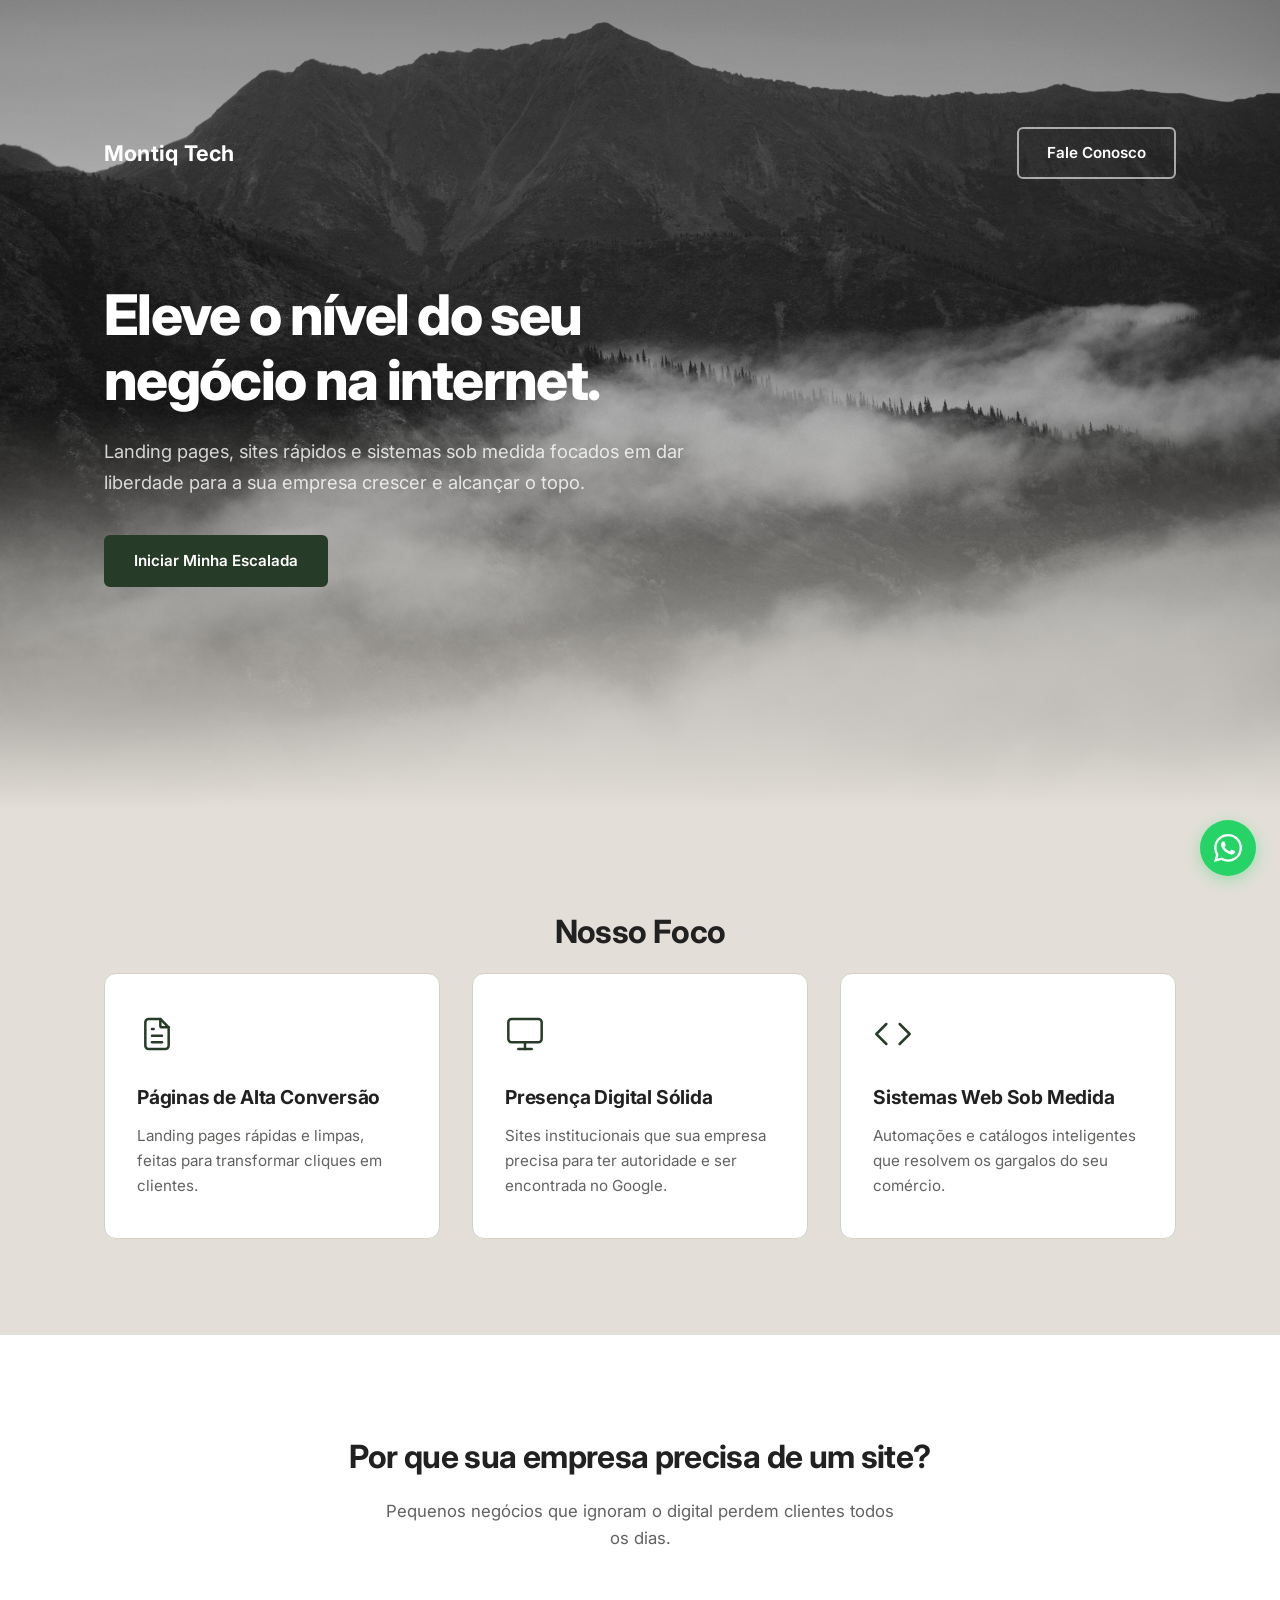
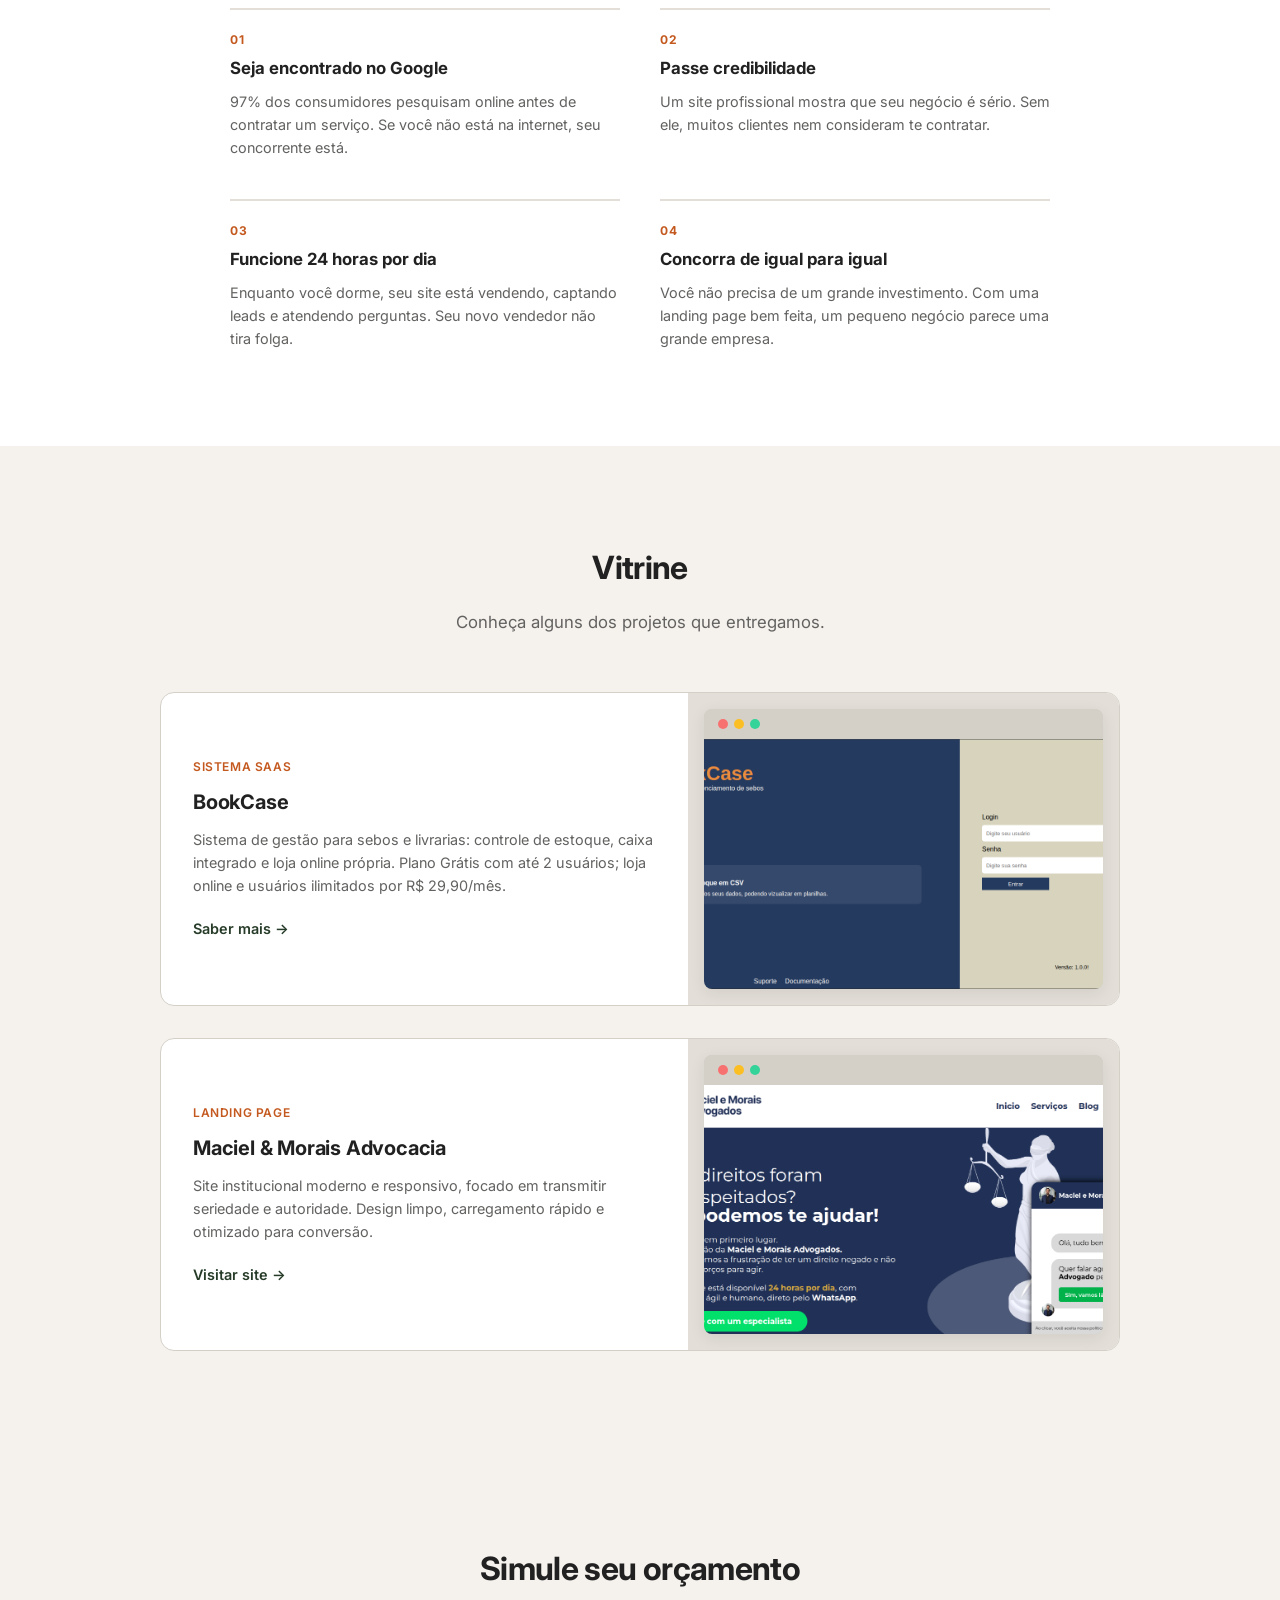
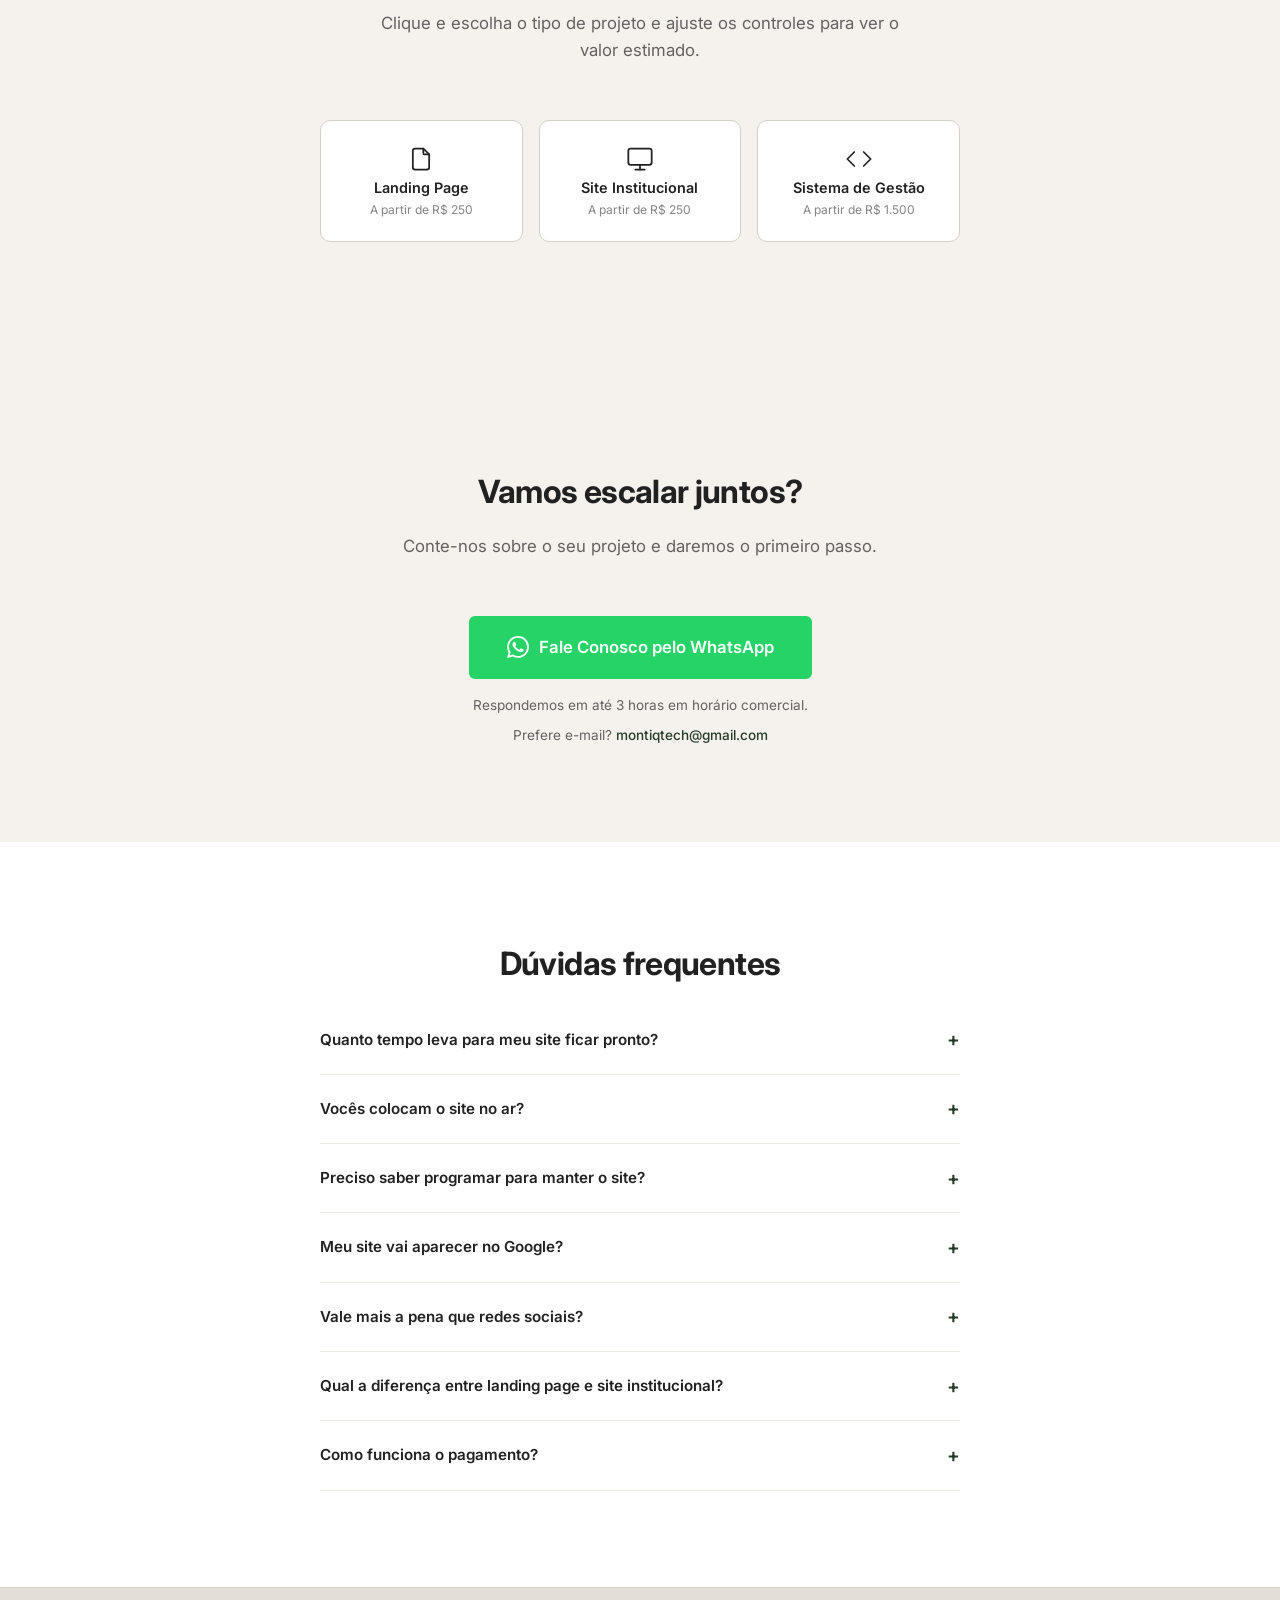
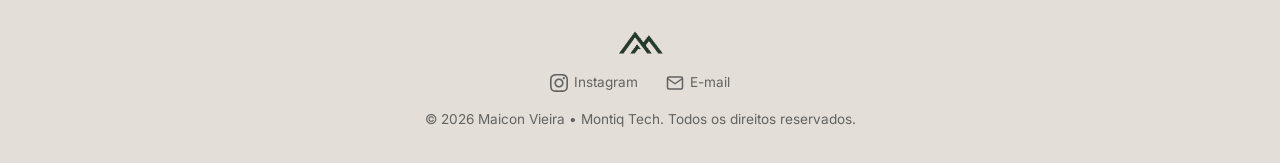
<file: index.html>
<!DOCTYPE html>
<html lang="pt-BR">
<head>
  <meta charset="UTF-8" />
  <meta name="viewport" content="width=device-width, initial-scale=1.0" />
  <meta name="robots" content="index, follow" />
  <title>Criação de Sites e Landing Pages | Montiq Tech</title>
  <meta name="description" content="Criamos landing pages, sites institucionais e sistemas web para pequenos negócios. Preços a partir de R$ 250. Atendimento rápido e suporte completo." />
  <meta property="og:title" content="Criação de Sites e Landing Pages | Montiq Tech" />
  <meta property="og:description" content="Landing pages, sites rápidos e sistemas sob medida para sua empresa crescer. Simule seu orçamento agora." />
  <meta property="og:url" content="https://montiq.tech" />
  <meta property="og:type" content="website" />
  <meta property="og:image" content="https://montiq.tech/src/media/og-image.png" />
  <meta property="og:image:width" content="1200" />
  <meta property="og:image:height" content="630" />
  <meta name="twitter:card" content="summary_large_image" />
  <link rel="preconnect" href="https://fonts.googleapis.com" />
  <link rel="shortcut icon" href="src/media/icon.ico" type="image/x-icon">
  <link rel="preconnect" href="https://fonts.gstatic.com" crossorigin />
  <link href="https://fonts.googleapis.com/css2?family=Inter:wght@400;500;600;700;800&display=swap" rel="stylesheet" />
  <link rel="stylesheet" href="styles.css" />
  <!-- Google tag (gtag.js) -->
  <script async src="https://www.googletagmanager.com/gtag/js?id=G-8P91CJ4GYY"></script>
  <script>
    window.dataLayer = window.dataLayer || [];
    function gtag(){dataLayer.push(arguments);}
    gtag('js', new Date());
    gtag('config', 'G-8P91CJ4GYY');
  </script>
  <script defer>
    const observer = new IntersectionObserver(entries => {
      entries.forEach(e => { if (e.isIntersecting) e.target.classList.add('visible') })
    }, { threshold: 0.15 })
    document.addEventListener('DOMContentLoaded', () => {
      document.querySelectorAll('.fade-up').forEach(el => observer.observe(el))
    })
  </script>
  <script async src="https://pagead2.googlesyndication.com/pagead/js/adsbygoogle.js?client=ca-pub-7232926435335870"
     crossorigin="anonymous"></script>
  <script type="application/ld+json">
  {
    "@context": "https://schema.org",
    "@type": "LocalBusiness",
    "name": "Montiq Tech",
    "url": "https://montiq.tech",
    "description": "Criação de landing pages, sites institucionais e sistemas web sob medida para pequenos negócios.",
    "priceRange": "R$ 250 - R$ 2.000",
    "areaServed": "Brasil"
  }
  </script>
</head>
<body>

  <!-- WHATSAPP FLOATING -->
  <a href="https://wa.me/5543996045936?text=Ol%C3%A1!%20Gostaria%20de%20saber%20mais%20sobre%20os%20servi%C3%A7os%20da%20Montiq%20Tech." target="_blank" class="whatsapp-float" aria-label="Fale conosco pelo WhatsApp">
    <svg width="28" height="28" viewBox="0 0 24 24" fill="#fff"><path d="M17.472 14.382c-.297-.149-1.758-.867-2.03-.967-.273-.099-.471-.148-.67.15-.197.297-.767.966-.94 1.164-.173.199-.347.223-.644.075-.297-.15-1.255-.463-2.39-1.475-.883-.788-1.48-1.761-1.653-2.059-.173-.297-.018-.458.13-.606.134-.133.298-.347.446-.52.149-.174.198-.298.298-.497.099-.198.05-.371-.025-.52-.075-.149-.669-1.612-.916-2.207-.242-.579-.487-.5-.669-.51-.173-.008-.371-.01-.57-.01-.198 0-.52.074-.792.372-.272.297-1.04 1.016-1.04 2.479 0 1.462 1.065 2.875 1.213 3.074.149.198 2.096 3.2 5.077 4.487.709.306 1.262.489 1.694.625.712.227 1.36.195 1.871.118.571-.085 1.758-.719 2.006-1.413.248-.694.248-1.289.173-1.413-.074-.124-.272-.198-.57-.347m-5.421 7.403h-.004a9.87 9.87 0 01-5.031-1.378l-.361-.214-3.741.982.998-3.648-.235-.374a9.86 9.86 0 01-1.51-5.26c.001-5.45 4.436-9.884 9.888-9.884 2.64 0 5.122 1.03 6.988 2.898a9.825 9.825 0 012.893 6.994c-.003 5.45-4.437 9.884-9.885 9.884m8.413-18.297A11.815 11.815 0 0012.05 0C5.495 0 .16 5.335.157 11.892c0 2.096.547 4.142 1.588 5.945L.057 24l6.305-1.654a11.882 11.882 0 005.683 1.448h.005c6.554 0 11.89-5.335 11.893-11.893a11.821 11.821 0 00-3.48-8.413z"/></svg>
  </a>

  <!-- HERO -->
  <section class="hero">
    <div class="hero-bg"></div>
    <div class="hero-overlay"></div>
    <div class="container hero-content">
      <nav class="navbar">
        <span class="logo">Montiq Tech</span>
        <a href="#contato" class="btn btn-outline">Fale Conosco</a>
      </nav>
      <div class="hero-text">
        <h1>Eleve o nível do seu<br />negócio na internet.</h1>
        <p>Landing pages, sites rápidos e sistemas sob medida focados em dar liberdade para a sua empresa crescer e alcançar o topo.</p>
        <a href="#contato" class="btn btn-primary">Iniciar Minha Escalada</a>
      </div>
    </div>
  </section>

  <!-- SERVICOS -->
  <section class="servicos" id="servicos">
    <div class="container">
      <h2 class="section-title fade-up">Nosso Foco</h2>
      <div class="cards">
        <div class="card fade-up">
          <div class="card-icon">
            <svg width="40" height="40" viewBox="0 0 24 24" fill="none" stroke="currentColor" stroke-width="1.5" stroke-linecap="round" stroke-linejoin="round">
              <path d="M14 3v4a1 1 0 0 0 1 1h4"/>
              <path d="M17 21H7a2 2 0 0 1-2-2V5a2 2 0 0 1 2-2h7l5 5v11a2 2 0 0 1-2 2z"/>
              <path d="M9 9h1"/>
              <path d="M9 13h6"/>
              <path d="M9 17h6"/>
            </svg>
          </div>
          <h3>Páginas de Alta Conversão</h3>
          <p>Landing pages rápidas e limpas, feitas para transformar cliques em clientes.</p>
        </div>
        <div class="card fade-up">
          <div class="card-icon">
            <svg width="40" height="40" viewBox="0 0 24 24" fill="none" stroke="currentColor" stroke-width="1.5" stroke-linecap="round" stroke-linejoin="round">
              <rect x="2" y="3" width="20" height="14" rx="2" ry="2"/>
              <line x1="8" y1="21" x2="16" y2="21"/>
              <line x1="12" y1="17" x2="12" y2="21"/>
            </svg>
          </div>
          <h3>Presença Digital Sólida</h3>
          <p>Sites institucionais que sua empresa precisa para ter autoridade e ser encontrada no Google.</p>
        </div>
        <div class="card fade-up">
          <div class="card-icon">
            <svg width="40" height="40" viewBox="0 0 24 24" fill="none" stroke="currentColor" stroke-width="1.5" stroke-linecap="round" stroke-linejoin="round">
              <polyline points="16 18 22 12 16 6"/>
              <polyline points="8 6 2 12 8 18"/>
            </svg>
          </div>
          <h3>Sistemas Web Sob Medida</h3>
          <p>Automações e catálogos inteligentes que resolvem os gargalos do seu comércio.</p>
        </div>
      </div>
    </div>
  </section>

  <!-- POR QUE TER UM SITE -->
  <section class="porque">
    <div class="container">
      <h2 class="section-title fade-up">Por que sua empresa precisa de um site?</h2>
      <p class="section-sub fade-up">Pequenos negócios que ignoram o digital perdem clientes todos os dias.</p>
      <div class="porque-grid">
        <div class="porque-item fade-up">
          <span class="porque-num">01</span>
          <h3>Seja encontrado no Google</h3>
          <p>97% dos consumidores pesquisam online antes de contratar um serviço. Se você não está na internet, seu concorrente está.</p>
        </div>
        <div class="porque-item fade-up">
          <span class="porque-num">02</span>
          <h3>Passe credibilidade</h3>
          <p>Um site profissional mostra que seu negócio é sério. Sem ele, muitos clientes nem consideram te contratar.</p>
        </div>
        <div class="porque-item fade-up">
          <span class="porque-num">03</span>
          <h3>Funcione 24 horas por dia</h3>
          <p>Enquanto você dorme, seu site está vendendo, captando leads e atendendo perguntas. Seu novo vendedor não tira folga.</p>
        </div>
        <div class="porque-item fade-up">
          <span class="porque-num">04</span>
          <h3>Concorra de igual para igual</h3>
          <p>Você não precisa de um grande investimento. Com uma landing page bem feita, um pequeno negócio parece uma grande empresa.</p>
        </div>
      </div>
    </div>
  </section>

  <!-- PORTFOLIO -->
  <section class="portfolio" id="portfolio">
    <div class="container">
      <h2 class="section-title fade-up">Vitrine</h2>
      <p class="section-sub fade-up">Conheça alguns dos projetos que entregamos.</p>
      <div class="portfolio-list fade-up">
        <div class="portfolio-featured">
          <div class="pf-content">
            <span class="pf-tag">Sistema SaaS</span>
            <h3><a href="bookcase.html" class="pf-titulo-link">BookCase</a></h3>
            <p>Sistema de gestão para sebos e livrarias: controle de estoque, caixa integrado e loja online própria. Plano Grátis com até 2 usuários; loja online e usuários ilimitados por R$ 29,90/mês.</p>
            <a href="bookcase.html" class="pf-link" target="_blank">Saber mais →</a>
          </div>
          <div class="pf-image">
            <div class="browser-mockup">
              <div class="browser-bar">
                <span class="browser-dot"></span>
                <span class="browser-dot"></span>
                <span class="browser-dot"></span>
              </div>
              <div class="browser-content" style="background-image: url('src/media/bookcase.png');" role="img" aria-label="Preview do sistema BookCase"></div>
            </div>
          </div>
        </div>
        <div class="portfolio-featured">
          <div class="pf-content">
            <span class="pf-tag">Landing Page</span>
            <h3>Maciel & Morais Advocacia</h3>
            <p>Site institucional moderno e responsivo, focado em transmitir seriedade e autoridade. Design limpo, carregamento rápido e otimizado para conversão.</p>
            <a href="https://macielemoraisadvogados.com.br/" class="pf-link" target="_blank">Visitar site →</a>
          </div>
          <div class="pf-image">
            <div class="browser-mockup">
              <div class="browser-bar">
                <span class="browser-dot"></span>
                <span class="browser-dot"></span>
                <span class="browser-dot"></span>
              </div>
              <div class="browser-content" style="background-image: url('src/media/macielmorais.png');" role="img" aria-label="Preview do site Maciel & Morais Advocacia"></div>
            </div>
          </div>
        </div>
      </div>
    </div>
  </section>

  <!-- SIMULADOR -->
  <section class="simulador" id="simulador">
    <div class="container">
      <h2 class="section-title fade-up">Simule seu orçamento</h2>
      <p class="section-sub fade-up">Clique e escolha o tipo de projeto e ajuste os controles para ver o valor estimado.</p>

      <div class="sim-tipos fade-up">
        <button class="sim-btn" data-tipo="landing">
          <svg width="28" height="28" viewBox="0 0 24 24" fill="none" stroke="currentColor" stroke-width="1.5" stroke-linecap="round" stroke-linejoin="round"><path d="M14 3v4a1 1 0 0 0 1 1h4"/><path d="M17 21H7a2 2 0 0 1-2-2V5a2 2 0 0 1 2-2h7l5 5v11a2 2 0 0 1-2 2z"/></svg>
          <span>Landing Page</span>
          <small>A partir de R$ 250</small>
        </button>
        <button class="sim-btn" data-tipo="institucional">
          <svg width="28" height="28" viewBox="0 0 24 24" fill="none" stroke="currentColor" stroke-width="1.5" stroke-linecap="round" stroke-linejoin="round"><rect x="2" y="3" width="20" height="14" rx="2" ry="2"/><line x1="8" y1="21" x2="16" y2="21"/><line x1="12" y1="17" x2="12" y2="21"/></svg>
          <span>Site Institucional</span>
          <small>A partir de R$ 250</small>
        </button>
        <button class="sim-btn" data-tipo="sistema">
          <svg width="28" height="28" viewBox="0 0 24 24" fill="none" stroke="currentColor" stroke-width="1.5" stroke-linecap="round" stroke-linejoin="round"><polyline points="16 18 22 12 16 6"/><polyline points="8 6 2 12 8 18"/></svg>
          <span>Sistema de Gestão</span>
          <small>A partir de R$ 1.500</small>
        </button>
      </div>

      <div class="sim-painel fade-up" id="sim-painel" style="display:none">
        <div class="sim-config" id="sim-config"></div>
        <div class="sim-footer">
          <div class="sim-valor" id="sim-valor"></div>
          <a class="btn btn-primary" id="sim-zap" target="_blank">Solicitar Orçamento</a>
        </div>
      </div>
    </div>
  </section>

  <!-- CONTATO -->
  <section class="contato" id="contato">
    <div class="container">
      <h2 class="section-title fade-up">Vamos escalar juntos?</h2>
      <p class="section-sub fade-up">Conte-nos sobre o seu projeto e daremos o primeiro passo.</p>
      <div class="contato-cta fade-up">
        <a href="https://wa.me/5543996045936?text=Ol%C3%A1!%20Gostaria%20de%20saber%20mais%20sobre%20os%20servi%C3%A7os%20da%20Montiq%20Tech." target="_blank" class="btn btn-primary btn-whatsapp">
          <svg width="22" height="22" viewBox="0 0 24 24" fill="currentColor"><path d="M17.472 14.382c-.297-.149-1.758-.867-2.03-.967-.273-.099-.471-.148-.67.15-.197.297-.767.966-.94 1.164-.173.199-.347.223-.644.075-.297-.15-1.255-.463-2.39-1.475-.883-.788-1.48-1.761-1.653-2.059-.173-.297-.018-.458.13-.606.134-.133.298-.347.446-.52.149-.174.198-.298.298-.497.099-.198.05-.371-.025-.52-.075-.149-.669-1.612-.916-2.207-.242-.579-.487-.5-.669-.51-.173-.008-.371-.01-.57-.01-.198 0-.52.074-.792.372-.272.297-1.04 1.016-1.04 2.479 0 1.462 1.065 2.875 1.213 3.074.149.198 2.096 3.2 5.077 4.487.709.306 1.262.489 1.694.625.712.227 1.36.195 1.871.118.571-.085 1.758-.719 2.006-1.413.248-.694.248-1.289.173-1.413-.074-.124-.272-.198-.57-.347m-5.421 7.403h-.004a9.87 9.87 0 01-5.031-1.378l-.361-.214-3.741.982.998-3.648-.235-.374a9.86 9.86 0 01-1.51-5.26c.001-5.45 4.436-9.884 9.888-9.884 2.64 0 5.122 1.03 6.988 2.898a9.825 9.825 0 012.893 6.994c-.003 5.45-4.437 9.884-9.885 9.884m8.413-18.297A11.815 11.815 0 0012.05 0C5.495 0 .16 5.335.157 11.892c0 2.096.547 4.142 1.588 5.945L.057 24l6.305-1.654a11.882 11.882 0 005.683 1.448h.005c6.554 0 11.89-5.335 11.893-11.893a11.821 11.821 0 00-3.48-8.413z"/></svg>
          Fale Conosco pelo WhatsApp
        </a>
        <p class="contato-obs">Respondemos em até 3 horas em horário comercial.</p>
        <p class="contato-email">Prefere e-mail? <a href="mailto:montiqtech@gmail.com">montiqtech@gmail.com</a></p>
      </div>
    </div>
  </section>

<!-- FAQ -->
  <section class="faq" id="faq">
    <div class="container">
      <h2 class="section-title fade-up">Dúvidas frequentes</h2>
      <div class="faq-lista fade-up">
        <details class="faq-item">
          <summary>Quanto tempo leva para meu site ficar pronto?</summary>
          <p>Landing pages ficam prontas em 5 a 14 dias. Sites institucionais de 1 a 3 semanas. Sistemas web sob medida dependem da complexidade, mas você recebe um cronograma antes de começar.</p>
        </details>
        <details class="faq-item">
          <summary>Vocês colocam o site no ar?</summary>
          <p>Sim! Nós realizamos toda a configuração e publicação do site. O cliente é responsável apenas pelos custos do domínio e da hospedagem, e prestamos todo o suporte necessário durante esse processo.</p>
        </details>        
        <details class="faq-item">
          <summary>Preciso saber programar para manter o site?</summary>
          <p>Não. Entregamos o site pronto e você pode solicitar alterações sobre avaliação de cobrança sempre que precisar. Caso queira autonomia total, ensinamos o básico ou integramos um painel simples de edição.</p>
        </details>
        <details class="faq-item">
          <summary>Meu site vai aparecer no Google?</summary>
          <p>Sim. Todos os nossos sites são otimizados para SEO desde a primeira linha de código. Isso inclui meta tags, velocidade de carregamento e estrutura limpa — fatores que o Google prioriza.</p>
        </details>
        <details class="faq-item">
          <summary>Vale mais a pena que redes sociais?</summary>
          <p>Redes sociais são aluguel — você não é dono do seu espaço. Um site é seu, não tem algoritmo contra você e passa muito mais credibilidade. O ideal é ter os dois, mas o site é a base.</p>
        </details>
        <details class="faq-item">
          <summary>Qual a diferença entre landing page e site institucional?</summary>
          <p>Landing page é uma página única focada em conversão (vender, captar lead). Site institucional tem várias páginas (home, serviços, contato, etc.) e é ideal para quem quer presença digital completa.</p>
        </details>
        <details class="faq-item">
          <summary>Como funciona o pagamento?</summary>
          <p>O valor é pago na entrega. Aceitamos PIX, transferência e cartão de crédito. Para valores acima de R$ 2.000, parcelamos em até 6x com juros a combinar.</p>
        </details>
      </div>
    </div>
  </section>

  <!-- FOOTER -->
  <footer class="footer">
    <div class="container">
      <img src="src/media/icon.png" alt="Montiq Tech" class="footer-logo" />
      <div class="footer-links">
        <a href="https://www.instagram.com/montiqtech" target="_blank" aria-label="Instagram">
          <svg width="18" height="18" viewBox="0 0 24 24" fill="currentColor"><path d="M12 2.163c3.204 0 3.584.012 4.85.07 3.252.148 4.771 1.691 4.919 4.919.058 1.265.069 1.645.069 4.849 0 3.205-.012 3.584-.069 4.849-.149 3.225-1.664 4.771-4.919 4.919-1.266.058-1.644.07-4.85.07-3.204 0-3.584-.012-4.849-.07-3.26-.149-4.771-1.699-4.919-4.92-.058-1.265-.07-1.644-.07-4.849 0-3.204.013-3.583.07-4.849.149-3.227 1.664-4.771 4.919-4.919 1.266-.057 1.645-.069 4.849-.069zm0-2.163c-3.259 0-3.667.014-4.947.072-4.358.2-6.78 2.618-6.98 6.98-.059 1.281-.073 1.689-.073 4.948 0 3.259.014 3.668.072 4.948.2 4.358 2.618 6.78 6.98 6.98 1.281.058 1.689.072 4.948.072 3.259 0 3.668-.014 4.948-.072 4.354-.2 6.782-2.618 6.979-6.98.059-1.28.073-1.689.073-4.948 0-3.259-.014-3.667-.072-4.947-.196-4.354-2.617-6.78-6.979-6.98-1.281-.059-1.69-.073-4.949-.073zm0 5.838c-3.403 0-6.162 2.759-6.162 6.162s2.759 6.163 6.162 6.163 6.162-2.759 6.162-6.163c0-3.403-2.759-6.162-6.162-6.162zm0 10.162c-2.209 0-4-1.79-4-4 0-2.209 1.791-4 4-4s4 1.791 4 4c0 2.21-1.791 4-4 4zm6.406-11.845c-.796 0-1.441.645-1.441 1.44s.645 1.44 1.441 1.44c.795 0 1.439-.645 1.439-1.44s-.644-1.44-1.439-1.44z"/></svg>
          Instagram
        </a>
        <a href="mailto:montiqtech@gmail.com" aria-label="E-mail">
          <svg width="18" height="18" viewBox="0 0 24 24" fill="none" stroke="currentColor" stroke-width="2" stroke-linecap="round" stroke-linejoin="round"><path d="M4 4h16c1.1 0 2 .9 2 2v12c0 1.1-.9 2-2 2H4c-1.1 0-2-.9-2-2V6c0-1.1.9-2 2-2z"/><polyline points="22,6 12,13 2,6"/></svg>
          E-mail
        </a>
      </div>
      <p>&copy; 2026 Maicon Vieira • Montiq Tech. Todos os direitos reservados.</p>
    </div>
  </footer>

  <script>
    const preco = { landing: 250, institucional: 250, sistema: 1500 }

    document.querySelectorAll('.sim-btn').forEach(btn => {
      btn.addEventListener('click', () => {
        document.querySelectorAll('.sim-btn').forEach(b => b.classList.remove('active'))
        btn.classList.add('active')
        montarPainel(btn.dataset.tipo)
      })
    })

    function montarPainel(tipo) {
      gtag('event', 'simulador_tipo', { tipo })
      const painel = document.getElementById('sim-painel')
      const config = document.getElementById('sim-config')
      const valor = document.getElementById('sim-valor')
    const zap = document.getElementById('sim-zap')
    zap.addEventListener('click', () => gtag('event', 'simulador_solicitar_orcamento'))
      painel.style.display = 'block'

      let html = ''
      if (tipo === 'landing') {
        html = `
          <div class="sim-linha">
            <label>Complexidade: <strong id="lp-label">Profissional</strong></label>
                        <input type="range" min="250" max="500" value="350" step="10" id="lp-range"
              oninput="atualizarLanding(this.value)" class="sim-range" />
            <div class="sim-range-rotulos">
              <span>Simples</span>
              <span>Premium</span>
            </div>
          </div>
        `
        config.innerHTML = html
        atualizarLanding(350)
      } else if (tipo === 'institucional') {
        html = `
          <div class="sim-linha">
            <label>Páginas e recursos: <strong id="inst-label">Completo</strong></label>
            <input type="range" min="250" max="760" value="500" step="10" id="inst-range"
              oninput="atualizarInst(this.value)" class="sim-range" />
            <div class="sim-range-rotulos">
              <span>Básico</span>
              <span>Completo</span>
            </div>
          </div>
        `
        config.innerHTML = html
        atualizarInst(500)
      } else if (tipo === 'sistema') {
        html = `
          <div class="sim-linha">
            <label>Módulos adicionais</label>
            <div class="sim-checks">
              <label class="sim-check"><input type="checkbox" data-valor="300" checked onchange="atualizarSis()" /> Catálogo / Estoque <span class="sim-check-preco">+R$ 300</span></label>
              <label class="sim-check"><input type="checkbox" data-valor="400" onchange="atualizarSis()" /> Relatórios <span class="sim-check-preco">+R$ 400</span></label>
              <label class="sim-check"><input type="checkbox" data-valor="500" onchange="atualizarSis()" /> Painel Administrativo <span class="sim-check-preco">+R$ 500</span></label>
              <label class="sim-check"><input type="checkbox" data-valor="250" onchange="atualizarSis()" /> Integração com Pagamento <span class="sim-check-preco">+R$ 250</span></label>
            </div>
          </div>
        `
        config.innerHTML = html
        atualizarSis()
      }
    }

    function atualizarLanding(v) {
      gtag('event', 'simulador_ajuste', { tipo: 'landing', valor: v })
      v = parseInt(v)
      const label = document.getElementById('lp-label')
      const nome = v <= 250 ? 'Simples' : v <= 380 ? 'Padrão' : 'Premium'
      label.textContent = `${nome} (R$ ${v})`
      mostrarValor(v)
      zap.href = `https://wa.me/5543996045936?text=Ol%C3%A1!%20Quero%20um%20or%C3%A7amento%20para%20uma%20Landing%20Page%20(n%C3%ADvel%20${nome}).`
    }

    function atualizarInst(v) {
      gtag('event', 'simulador_ajuste', { tipo: 'institucional', valor: v })
      v = parseInt(v)
      const nome = v <= 400 ? 'Básico' : v <= 600 ? 'Intermediário' : 'Completo'
      document.getElementById('inst-label').textContent = `${nome} (R$ ${v})`
      mostrarValor(v)
      zap.href = `https://wa.me/5543996045936?text=Ol%C3%A1!%20Quero%20um%20or%C3%A7amento%20para%20um%20Site%20Institucional%20(n%C3%ADvel%20${nome}).`
    }

    function atualizarSis() {
      let total = 1500
      document.querySelectorAll('.sim-checks input:checked').forEach(c => total += parseInt(c.dataset.valor))
      gtag('event', 'simulador_ajuste', { tipo: 'sistema', modulos: [...document.querySelectorAll('.sim-checks input:checked')].length, total })
      mostrarValor(total)
      const mods = [...document.querySelectorAll('.sim-checks input:checked')].map(c => c.parentElement.textContent.trim()).join(', ')
      zap.href = `https://wa.me/5543996045936?text=Ol%C3%A1!%20Quero%20um%20or%C3%A7amento%20para%20um%20Sistema%20de%20Gest%C3%A3o.`
    }

    function mostrarValor(v) {
      document.getElementById('sim-valor').innerHTML = `<span class="sim-preco">R$ ${v.toLocaleString('pt-BR')}</span>`
    }

    const zap = document.getElementById('sim-zap')
  </script>

</body>
</html>
</file>
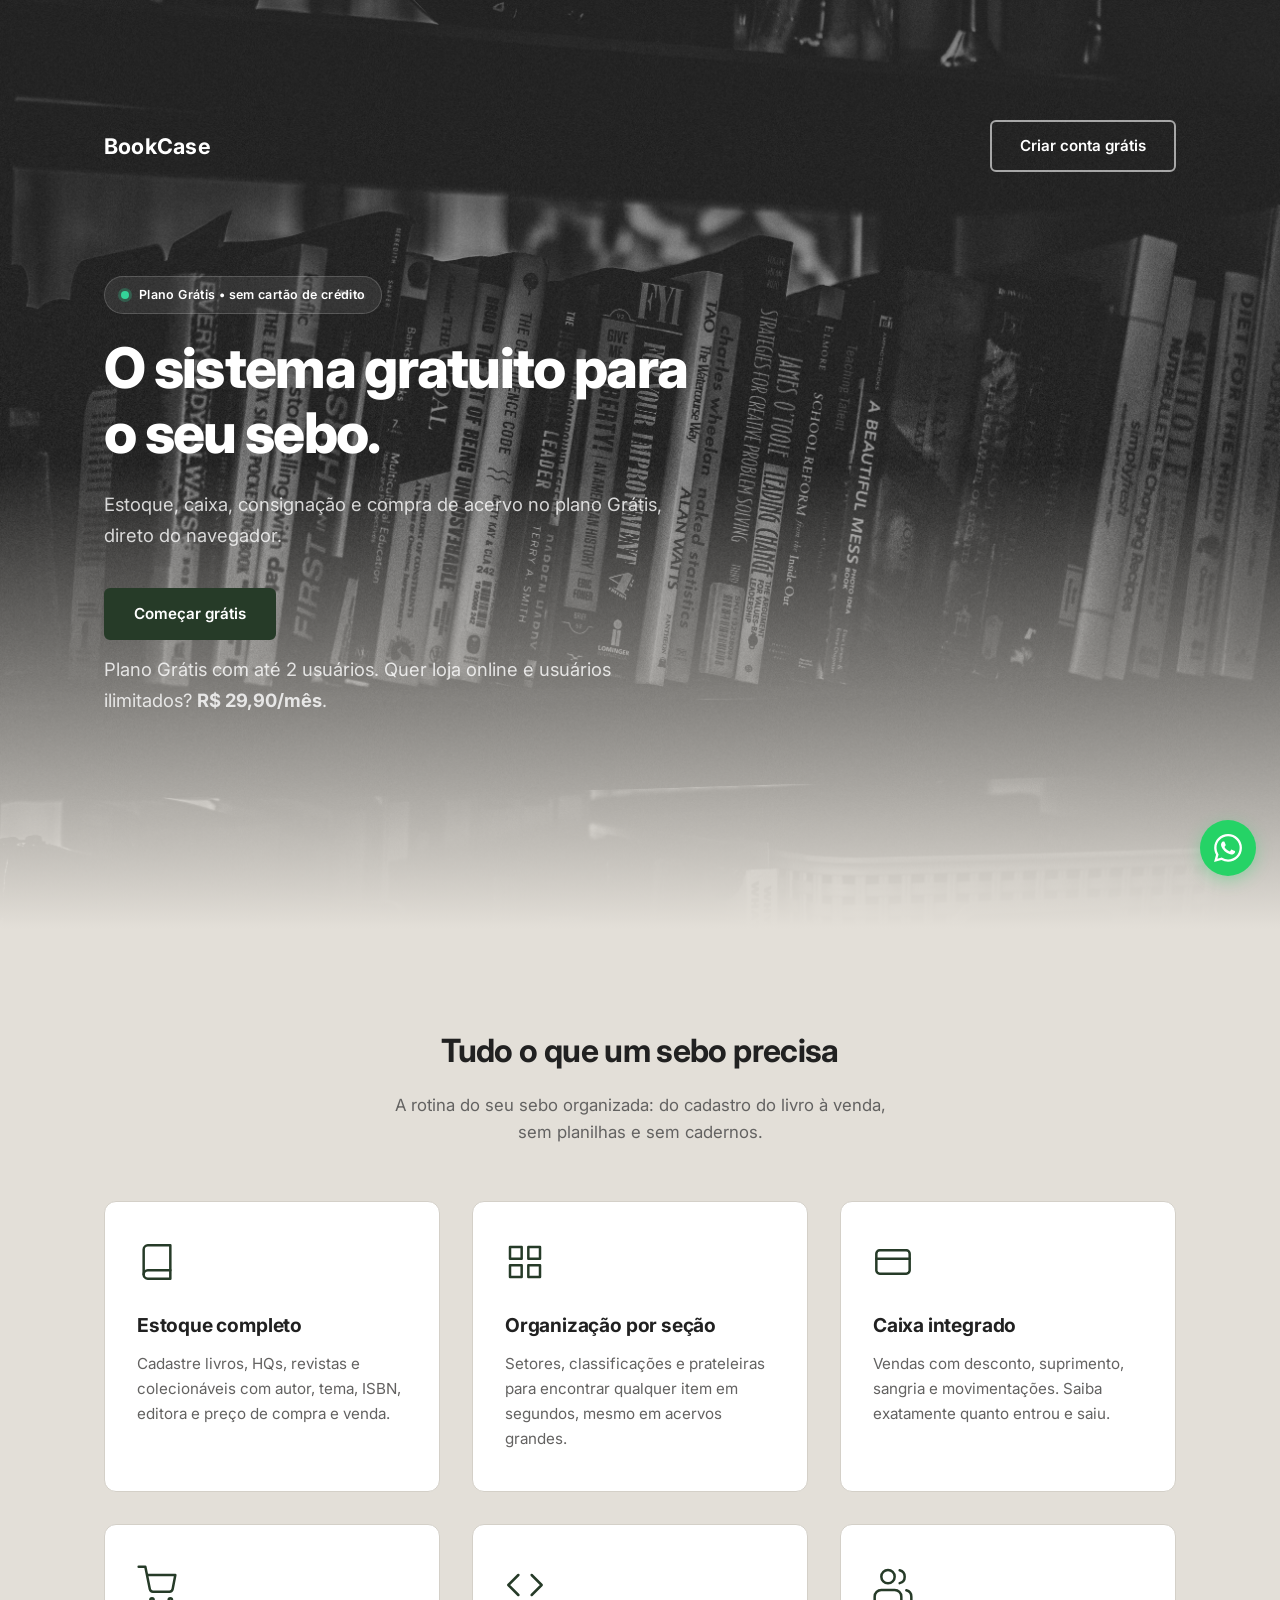
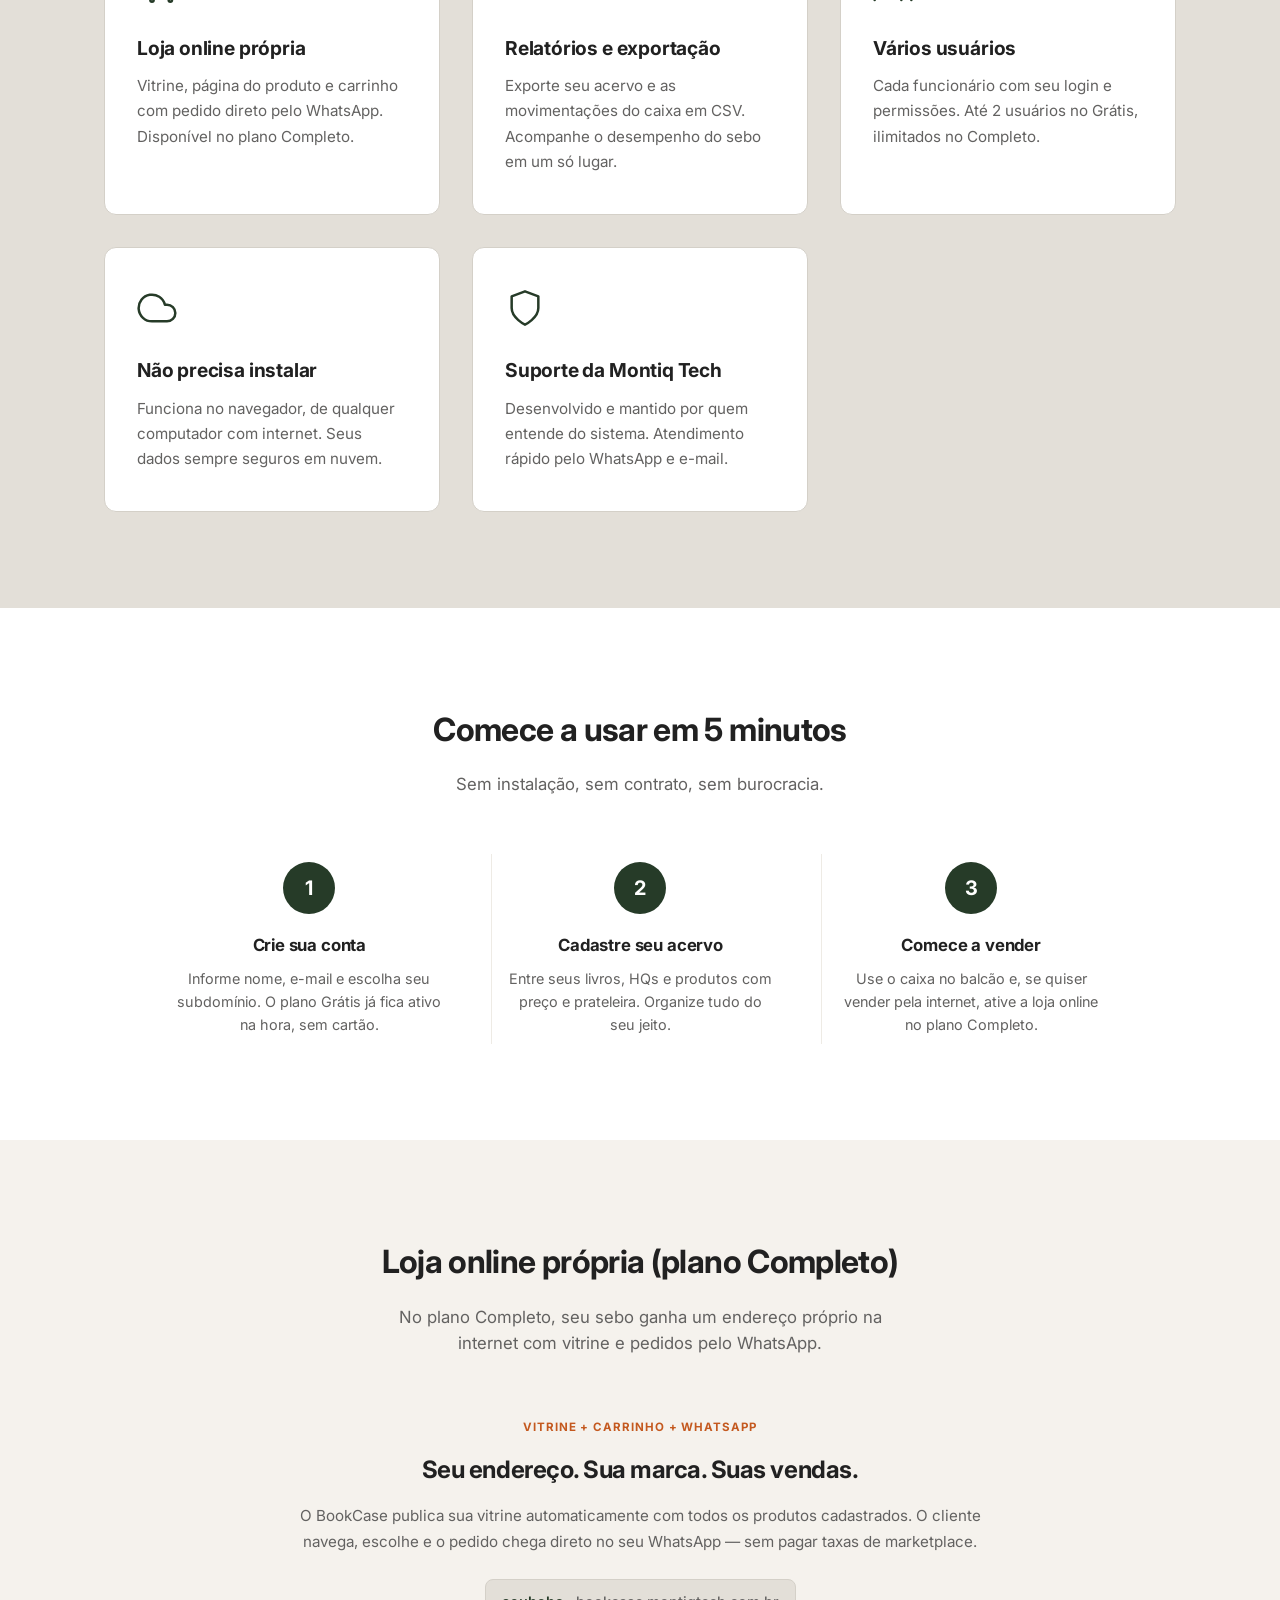
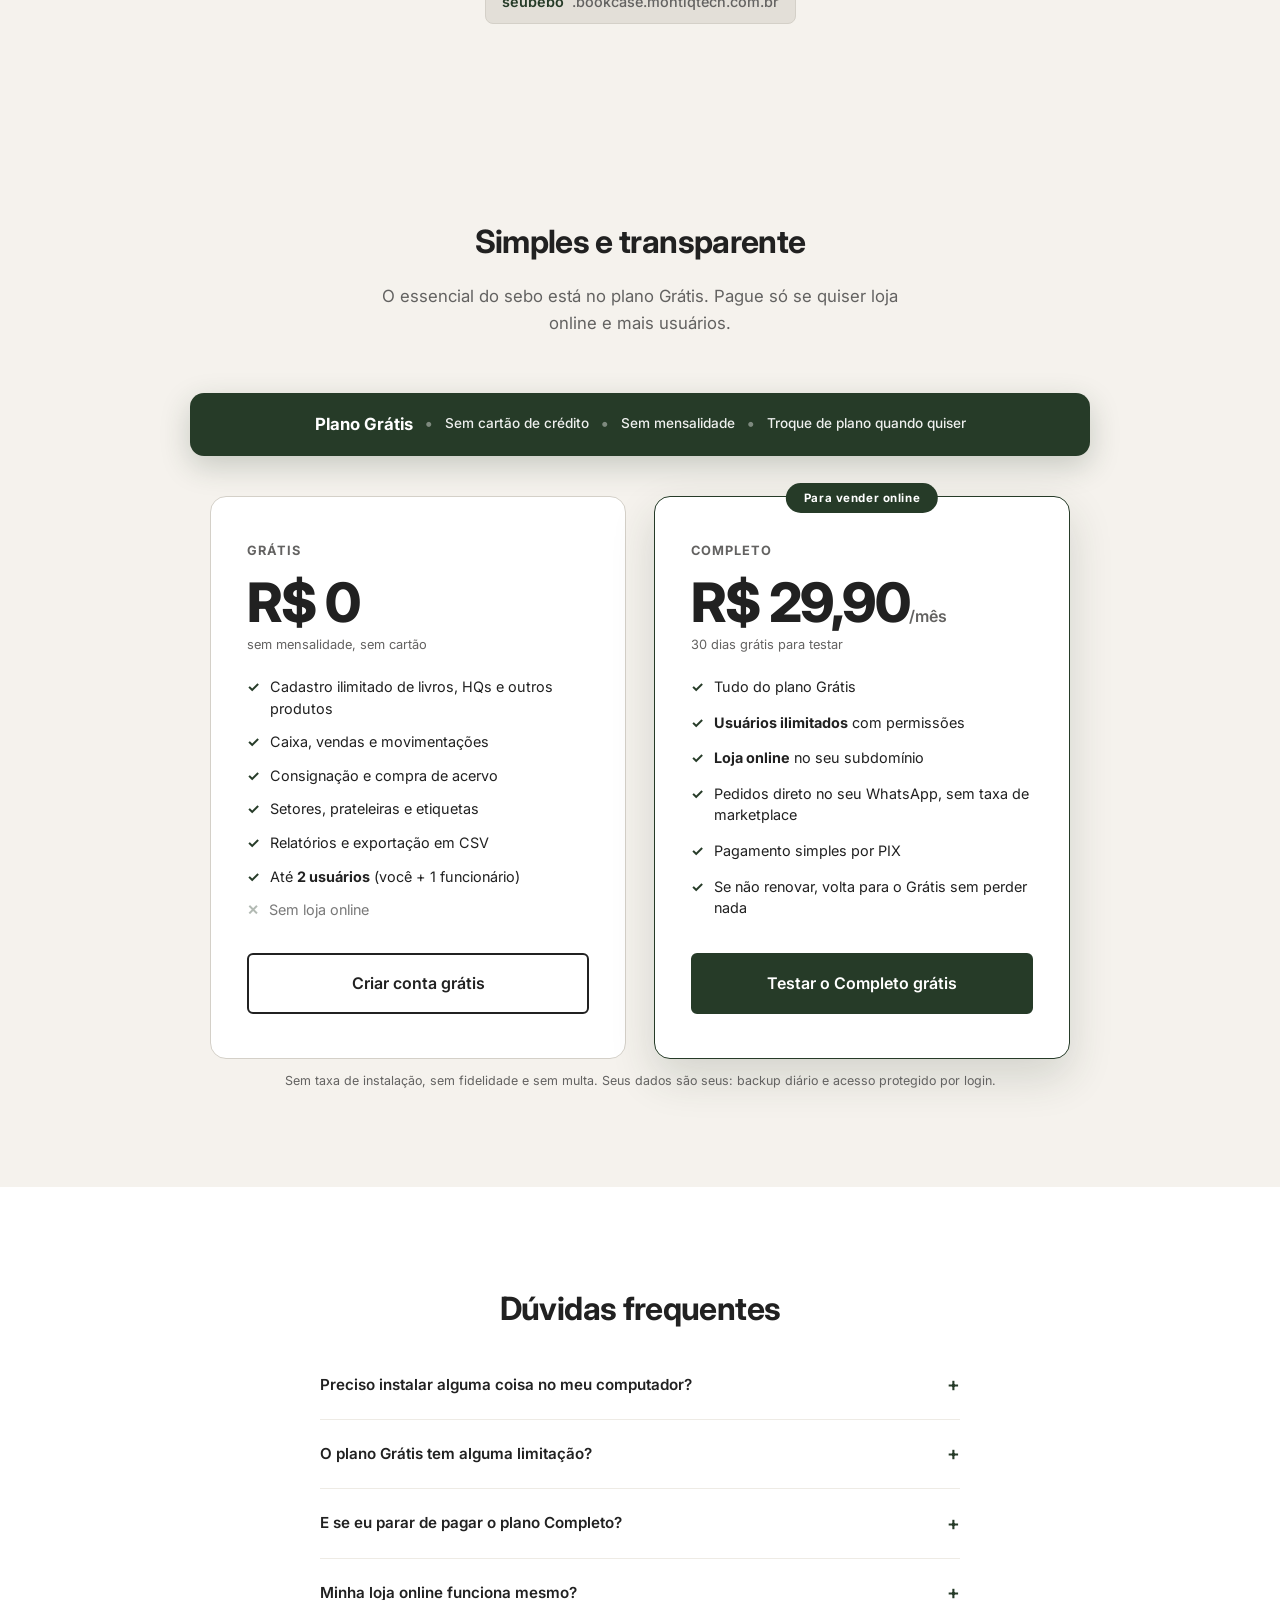
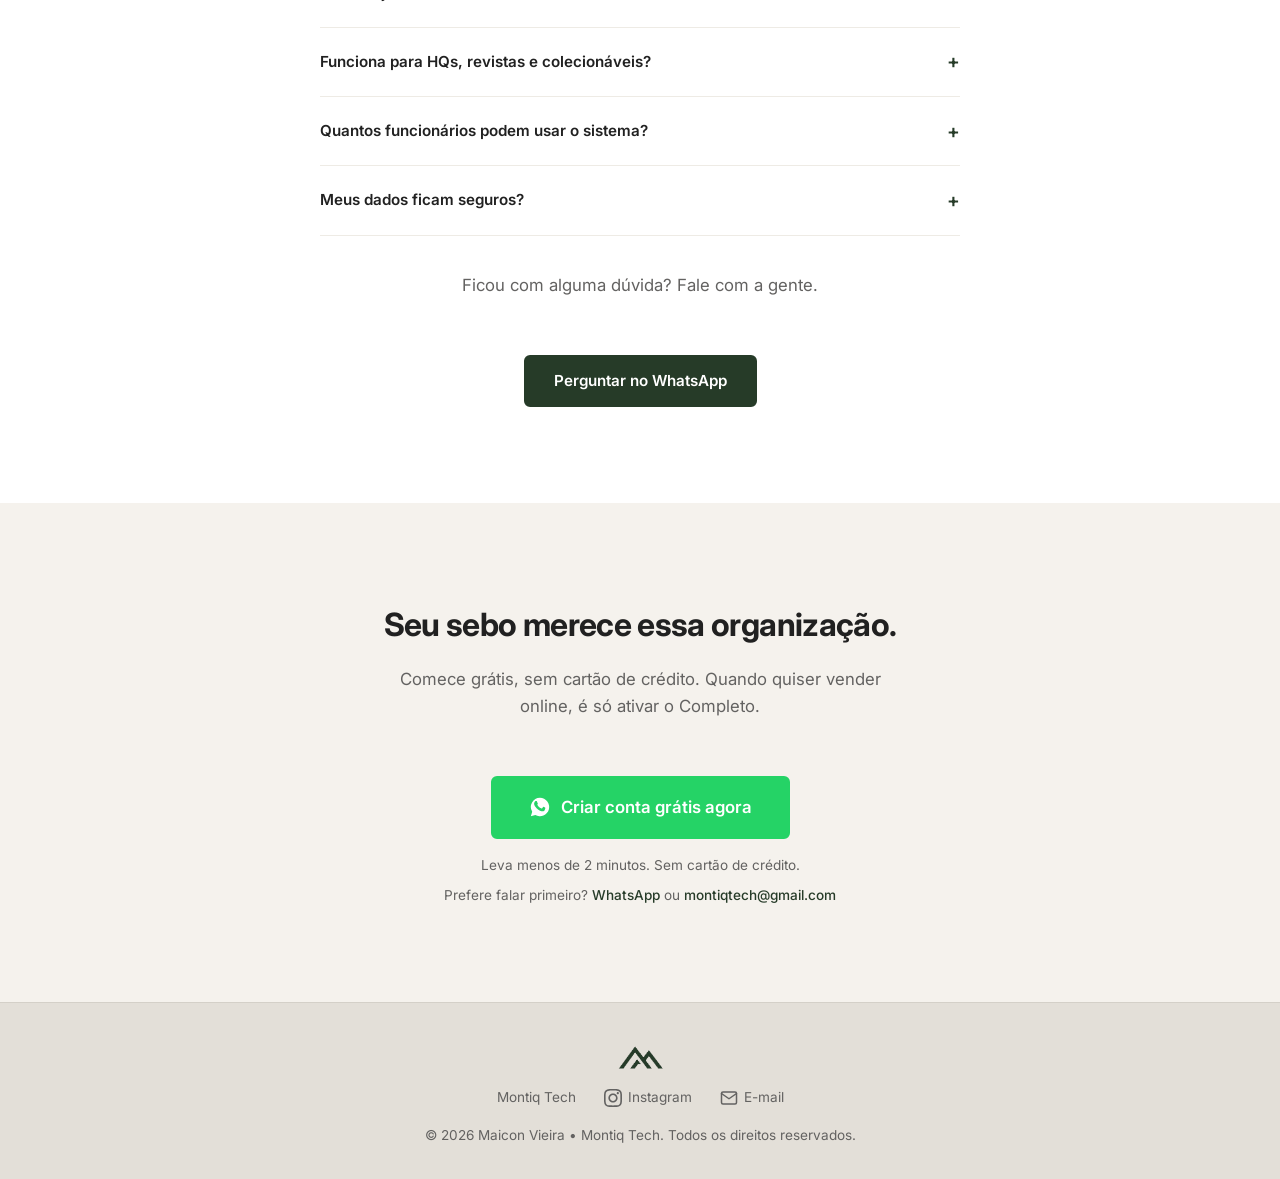
<file: bookcase.html>
<!DOCTYPE html>
<html lang="pt-BR">
<head>
  <meta charset="UTF-8" />
  <meta name="viewport" content="width=device-width, initial-scale=1.0" />
  <meta name="robots" content="index, follow" />
  <title>BookCase • Sistema de Gestão para Sebos e Livrarias | Montiq Tech</title>
  <meta name="description" content="Sistema gratuito para sebos e livrarias: estoque, caixa, consignação e compra de acervo no plano Grátis, com até 2 usuários. Loja online e usuários ilimitados por R$ 29,90/mês." />
  <meta property="og:title" content="BookCase • Sistema para Sebos e Livrarias" />
  <meta property="og:description" content="Estoque, caixa e consignação no plano Grátis, sem cartão de crédito. Loja online opcional por R$ 29,90/mês." />
  <meta property="og:url" content="https://montiq.tech/bookcase.html" />
  <meta property="og:type" content="website" />
  <meta name="twitter:card" content="summary_large_image" />
  <link rel="preconnect" href="https://fonts.googleapis.com" />
  <link rel="shortcut icon" href="src/media/icon.ico" type="image/x-icon">
  <link rel="preconnect" href="https://fonts.gstatic.com" crossorigin />
  <link href="https://fonts.googleapis.com/css2?family=Inter:wght@400;500;600;700;800&display=swap" rel="stylesheet" />
  <link rel="stylesheet" href="styles.css" />

  <style>
    /* ============================================
       BookCase — Montiq Tech Landing (estende styles.css)
       ============================================ */

    .hero-bookcase .hero-text {
      max-width: 620px;
      padding-bottom: 80px;
    }

    .hero-badge {
      display: inline-flex;
      align-items: center;
      gap: 10px;
      background: rgba(255, 255, 255, 0.08);
      border: 1px solid rgba(255, 255, 255, 0.18);
      color: #fff;
      font-size: 0.78rem;
      font-weight: 600;
      padding: 8px 16px;
      border-radius: 100px;
      margin-bottom: 22px;
      letter-spacing: 0.03em;
    }

    .hero-badge .badge-dot {
      width: 8px;
      height: 8px;
      border-radius: 50%;
      background: #34d399;
      box-shadow: 0 0 0 3px rgba(52, 211, 153, 0.25);
    }

    .hero-cta-line {
      margin-top: 14px;
      font-size: 0.85rem;
      color: rgba(255, 255, 255, 0.6);
    }

    .bc-tag {
      display: inline-block;
      font-size: 0.72rem;
      font-weight: 700;
      letter-spacing: 0.08em;
      text-transform: uppercase;
      color: var(--accent);
      margin-bottom: 10px;
    }

    /* --- Como funciona (passos) --- */
    .passos {
      background: #fff;
    }

    .passos-grid {
      display: grid;
      grid-template-columns: repeat(3, 1fr);
      gap: 32px;
      max-width: 960px;
      margin: 0 auto;
    }

    .passo {
      text-align: center;
      padding: 8px 16px;
    }

    .passo-num {
      width: 52px;
      height: 52px;
      margin: 0 auto 18px;
      border-radius: 50%;
      background: var(--primary);
      color: #fff;
      font-size: 1.25rem;
      font-weight: 700;
      display: flex;
      align-items: center;
      justify-content: center;
    }

    .passo h3 {
      font-size: 1.05rem;
      font-weight: 700;
      color: var(--dark);
      margin-bottom: 8px;
      letter-spacing: -0.01em;
    }

    .passo p {
      font-size: 0.9rem;
      color: var(--gray);
      line-height: 1.6;
    }

    .passo + .passo {
      border-left: 1px solid #eeebe5;
    }

    /* --- Loja online / subdomínio --- */
    .loja {
      background: #f5f2ed;
    }

    .loja-centro {
      max-width: 720px;
      margin: 0 auto;
      text-align: center;
    }

    .loja-centro .bc-tag {
      margin-bottom: 14px;
    }

    .loja-centro h3 {
      font-size: 1.5rem;
      font-weight: 700;
      color: var(--dark);
      margin-bottom: 14px;
      letter-spacing: -0.02em;
    }

    .loja-centro p {
      font-size: 0.95rem;
      color: var(--gray);
      line-height: 1.7;
      margin-bottom: 24px;
    }

    .subdominio-exemplo {
      display: inline-flex;
      align-items: center;
      gap: 8px;
      background: var(--light);
      border: 1px solid #d4d0c8;
      border-radius: 8px;
      padding: 10px 16px;
      font-size: 0.9rem;
      font-weight: 600;
      color: var(--dark);
      width: fit-content;
    }

    .subdominio-exemplo .sub-prefixo {
      color: var(--primary);
    }

    .subdominio-exemplo .sub-sufixo {
      color: var(--gray);
      font-weight: 500;
    }

    /* --- Planos --- */
    .planos {
      background: #f5f2ed;
    }

    .trial-banner {
      display: flex;
      align-items: center;
      justify-content: center;
      gap: 12px;
      flex-wrap: wrap;
      background: var(--primary);
      color: #fff;
      border-radius: 14px;
      padding: 18px 28px;
      max-width: 900px;
      margin: 0 auto 40px;
      text-align: center;
      box-shadow: 0 10px 30px rgba(38, 59, 40, 0.22);
    }

    .trial-banner strong {
      font-size: 1.05rem;
    }

    .trial-banner .trial-item {
      display: inline-flex;
      align-items: center;
      gap: 6px;
      font-size: 0.85rem;
      font-weight: 500;
      opacity: 0.92;
    }

    .trial-sep {
      opacity: 0.4;
      font-weight: 700;
    }

    .plano-grid {
      display: grid;
      grid-template-columns: 1fr 1fr;
      gap: 28px;
      max-width: 860px;
      margin: 0 auto;
    }

    .plano-card {
      background: #fff;
      border: 1px solid #d4d0c8;
      border-radius: 16px;
      padding: 44px 36px;
      display: flex;
      flex-direction: column;
      position: relative;
    }

    .plano-card.destaque {
      border-color: var(--primary);
      box-shadow: 0 18px 44px rgba(38, 59, 40, 0.16);
    }

    .plano-ribbon {
      position: absolute;
      top: -14px;
      left: 50%;
      transform: translateX(-50%);
      background: var(--primary);
      color: #fff;
      font-size: 0.72rem;
      font-weight: 700;
      padding: 6px 18px;
      border-radius: 100px;
      letter-spacing: 0.05em;
      white-space: nowrap;
    }

    .plano-nome {
      font-size: 0.8rem;
      font-weight: 700;
      letter-spacing: 0.08em;
      text-transform: uppercase;
      color: var(--gray);
    }

    .plano-valor {
      font-size: 3.4rem;
      font-weight: 800;
      color: var(--dark);
      letter-spacing: -0.03em;
      line-height: 1;
      margin: 14px 0 6px;
    }

    .plano-valor small {
      font-size: 1rem;
      font-weight: 600;
      color: var(--gray);
      letter-spacing: 0;
    }

    .plano-periodo {
      font-size: 0.8rem;
      color: var(--gray);
      margin-bottom: 20px;
    }

    .plano-lista {
      list-style: none;
      display: grid;
      gap: 12px;
      margin-bottom: 32px;
      flex: 1;
    }

    .plano-lista li {
      display: flex;
      gap: 10px;
      font-size: 0.9rem;
      color: var(--dark);
      align-items: flex-start;
      line-height: 1.5;
    }

    .plano-lista .check {
      color: var(--primary);
      font-weight: 700;
      flex-shrink: 0;
    }

    .plano-aviso {
      font-size: 0.78rem;
      color: var(--gray);
      margin-top: 12px;
      text-align: center;
    }

    .btn-grande {
      width: 100%;
      padding: 16px 28px;
      font-size: 1rem;
    }

    /* --- FAQ --- */
    .faq {
      background: #fff;
    }

    .faq-cta {
      text-align: center;
      margin-top: 36px;
    }

    /* --- Contato --- */
    .contato {
      background: #f5f2ed;
    }

    @media (max-width: 980px) {
      .passos-grid {
        grid-template-columns: 1fr;
      }

      .passo + .passo {
        border-left: none;
        border-top: 1px solid #eeebe5;
        padding-top: 32px;
      }

      .loja-centro {
        padding: 0;
      }

      .plano-grid {
        grid-template-columns: 1fr;
      }

      .trial-banner {
        flex-direction: column;
        gap: 8px;
      }

      .trial-sep {
        display: none;
      }
    }
  </style>

  <!-- Google tag (gtag.js) -->
  <script async src="https://www.googletagmanager.com/gtag/js?id=G-8P91CJ4GYY"></script>
  <script>
    window.dataLayer = window.dataLayer || [];
    function gtag(){dataLayer.push(arguments);}
    gtag('js', new Date());
    gtag('config', 'G-8P91CJ4GYY');
  </script>
  <script defer>
    const observer = new IntersectionObserver(entries => {
      entries.forEach(e => { if (e.isIntersecting) e.target.classList.add('visible') })
    }, { threshold: 0.15 })
    document.addEventListener('DOMContentLoaded', () => {
      document.querySelectorAll('.fade-up').forEach(el => observer.observe(el))
    })
  </script>
</head>
<body>

  <!-- WHATSAPP FLOATING -->
  <a href="https://wa.me/5543996045936?text=Ol%C3%A1!%20Gostaria%20de%20usar%20o%20BookCase%20gr%C3%A1tis%20no%20meu%20sebo." target="_blank" class="whatsapp-float" aria-label="Fale conosco pelo WhatsApp">
    <svg width="28" height="28" viewBox="0 0 24 24" fill="#fff"><path d="M17.472 14.382c-.297-.149-1.758-.867-2.03-.967-.273-.099-.471-.148-.67.15-.197.297-.767.966-.94 1.164-.173.199-.347.223-.644.075-.297-.15-1.255-.463-2.39-1.475-.883-.788-1.48-1.761-1.653-2.059-.173-.297-.018-.458.13-.606.134-.133.298-.347.446-.52.149-.174.198-.298.298-.497.099-.198.05-.371-.025-.52-.075-.149-.669-1.612-.916-2.207-.242-.579-.487-.5-.669-.51-.173-.008-.371-.01-.57-.01-.198 0-.52.074-.792.372-.272.297-1.04 1.016-1.04 2.479 0 1.462 1.065 2.875 1.213 3.074.149.198 2.096 3.2 5.077 4.487.709.306 1.262.489 1.694.625.712.227 1.36.195 1.871.118.571-.085 1.758-.719 2.006-1.413.248-.694.248-1.289.173-1.413-.074-.124-.272-.198-.57-.347m-5.421 7.403h-.004a9.87 9.87 0 01-5.031-1.378l-.361-.214-3.741.982.998-3.648-.235-.374a9.86 9.86 0 01-1.51-5.26c.001-5.45 4.436-9.884 9.888-9.884 2.64 0 5.122 1.03 6.988 2.898a9.825 9.825 0 012.893 6.994c-.003 5.45-4.437 9.884-9.885 9.884m8.413-18.297A11.815 11.815 0 0012.05 0C5.495 0 .16 5.335.157 11.892c0 2.096.547 4.142 1.588 5.945L.057 24l6.305-1.654a11.882 11.882 0 005.683 1.448h.005c6.554 0 11.89-5.335 11.893-11.893a11.821 11.821 0 00-3.48-8.413z"/></svg>
  </a>

  <!-- HERO -->
  <section class="hero hero-bookcase">
    <div class="hero-bg" style="background-image: url('src/media/p1.jpg');"></div>
    <div class="hero-overlay"></div>
    <div class="container hero-content">
      <nav class="navbar">
        <span class="logo">BookCase</span>
        <a href="https://bookcase.montiqtech.com.br/cadastro" class="btn btn-outline" onclick="gtag('event','bookcase_testar_hero')">Criar conta grátis</a>
      </nav>
      <div class="hero-text">
        <span class="hero-badge"><span class="badge-dot"></span> Plano Grátis • sem cartão de crédito</span>
        <h1>O sistema gratuito para o seu sebo.</h1>
        <p>Estoque, caixa, consignação e compra de acervo no plano Grátis, direto do navegador.</p>
        <a href="https://bookcase.montiqtech.com.br/cadastro" class="btn btn-primary" onclick="gtag('event','bookcase_testar_hero')">Começar grátis</a>
        <p class="hero-cta-line">Plano Grátis com até 2 usuários. Quer loja online e usuários ilimitados? <strong>R$ 29,90/mês</strong>.</p>
      </div>
    </div>
  </section>

  <!-- FUNCIONALIDADES -->
  <section class="servicos" id="funcionalidades">
    <div class="container">
      <h2 class="section-title fade-up">Tudo o que um sebo precisa</h2>
      <p class="section-sub fade-up">A rotina do seu sebo organizada: do cadastro do livro à venda, sem planilhas e sem cadernos.</p>
      <div class="cards">
        <div class="card fade-up">
          <div class="card-icon">
            <svg width="40" height="40" viewBox="0 0 24 24" fill="none" stroke="currentColor" stroke-width="1.5" stroke-linecap="round" stroke-linejoin="round"><path d="M4 19.5A2.5 2.5 0 0 1 6.5 17H20"/><path d="M6.5 2H20v20H6.5A2.5 2.5 0 0 1 4 19.5v-15A2.5 2.5 0 0 1 6.5 2z"/></svg>
          </div>
          <h3>Estoque completo</h3>
          <p>Cadastre livros, HQs, revistas e colecionáveis com autor, tema, ISBN, editora e preço de compra e venda.</p>
        </div>
        <div class="card fade-up">
          <div class="card-icon">
            <svg width="40" height="40" viewBox="0 0 24 24" fill="none" stroke="currentColor" stroke-width="1.5" stroke-linecap="round" stroke-linejoin="round"><rect x="3" y="3" width="7" height="7"/><rect x="14" y="3" width="7" height="7"/><rect x="14" y="14" width="7" height="7"/><rect x="3" y="14" width="7" height="7"/></svg>
          </div>
          <h3>Organização por seção</h3>
          <p>Setores, classificações e prateleiras para encontrar qualquer item em segundos, mesmo em acervos grandes.</p>
        </div>
        <div class="card fade-up">
          <div class="card-icon">
            <svg width="40" height="40" viewBox="0 0 24 24" fill="none" stroke="currentColor" stroke-width="1.5" stroke-linecap="round" stroke-linejoin="round"><rect x="2" y="5" width="20" height="14" rx="2"/><line x1="2" y1="10" x2="22" y2="10"/></svg>
          </div>
          <h3>Caixa integrado</h3>
          <p>Vendas com desconto, suprimento, sangria e movimentações. Saiba exatamente quanto entrou e saiu.</p>
        </div>
        <div class="card fade-up">
          <div class="card-icon">
            <svg width="40" height="40" viewBox="0 0 24 24" fill="none" stroke="currentColor" stroke-width="1.5" stroke-linecap="round" stroke-linejoin="round"><circle cx="9" cy="21" r="1"/><circle cx="20" cy="21" r="1"/><path d="M1 1h4l2.68 13.39a2 2 0 0 0 2 1.61h9.72a2 2 0 0 0 2-1.61L23 6H6"/></svg>
          </div>
          <h3>Loja online própria</h3>
          <p>Vitrine, página do produto e carrinho com pedido direto pelo WhatsApp. Disponível no plano Completo.</p>
        </div>
        <div class="card fade-up">
          <div class="card-icon">
            <svg width="40" height="40" viewBox="0 0 24 24" fill="none" stroke="currentColor" stroke-width="1.5" stroke-linecap="round" stroke-linejoin="round"><polyline points="16 18 22 12 16 6"/><polyline points="8 6 2 12 8 18"/></svg>
          </div>
          <h3>Relatórios e exportação</h3>
          <p>Exporte seu acervo e as movimentações do caixa em CSV. Acompanhe o desempenho do sebo em um só lugar.</p>
        </div>
        <div class="card fade-up">
          <div class="card-icon">
            <svg width="40" height="40" viewBox="0 0 24 24" fill="none" stroke="currentColor" stroke-width="1.5" stroke-linecap="round" stroke-linejoin="round"><path d="M17 21v-2a4 4 0 0 0-4-4H5a4 4 0 0 0-4 4v2"/><circle cx="9" cy="7" r="4"/><path d="M23 21v-2a4 4 0 0 0-3-3.87"/><path d="M16 3.13a4 4 0 0 1 0 7.75"/></svg>
          </div>
          <h3>Vários usuários</h3>
          <p>Cada funcionário com seu login e permissões. Até 2 usuários no Grátis, ilimitados no Completo.</p>
        </div>
        <div class="card fade-up">
          <div class="card-icon">
            <svg width="40" height="40" viewBox="0 0 24 24" fill="none" stroke="currentColor" stroke-width="1.5" stroke-linecap="round" stroke-linejoin="round"><path d="M18 10h-1.26A8 8 0 1 0 9 20h9a5 5 0 0 0 0-10z"/></svg>
          </div>
          <h3>Não precisa instalar</h3>
          <p>Funciona no navegador, de qualquer computador com internet. Seus dados sempre seguros em nuvem.</p>
        </div>
        <div class="card fade-up">
          <div class="card-icon">
            <svg width="40" height="40" viewBox="0 0 24 24" fill="none" stroke="currentColor" stroke-width="1.5" stroke-linecap="round" stroke-linejoin="round"><path d="M12 22s8-4 8-10V5l-8-3-8 3v7c0 6 8 10 8 10z"/></svg>
          </div>
          <h3>Suporte da Montiq Tech</h3>
          <p>Desenvolvido e mantido por quem entende do sistema. Atendimento rápido pelo WhatsApp e e-mail.</p>
        </div>
      </div>
    </div>
  </section>

  <!-- COMO FUNCIONA -->
  <section class="passos">
    <div class="container">
      <h2 class="section-title fade-up">Comece a usar em 5 minutos</h2>
      <p class="section-sub fade-up">Sem instalação, sem contrato, sem burocracia.</p>
      <div class="passos-grid">
        <div class="passo fade-up">
          <div class="passo-num">1</div>
          <h3>Crie sua conta</h3>
          <p>Informe nome, e-mail e escolha seu subdomínio. O plano Grátis já fica ativo na hora, sem cartão.</p>
        </div>
        <div class="passo fade-up">
          <div class="passo-num">2</div>
          <h3>Cadastre seu acervo</h3>
          <p>Entre seus livros, HQs e produtos com preço e prateleira. Organize tudo do seu jeito.</p>
        </div>
        <div class="passo fade-up">
          <div class="passo-num">3</div>
          <h3>Comece a vender</h3>
          <p>Use o caixa no balcão e, se quiser vender pela internet, ative a loja online no plano Completo.</p>
        </div>
      </div>
    </div>
  </section>

  <!-- LOJA ONLINE -->
  <section class="loja" id="loja">
    <div class="container">
      <h2 class="section-title fade-up">Loja online própria (plano Completo)</h2>
      <p class="section-sub fade-up">No plano Completo, seu sebo ganha um endereço próprio na internet com vitrine e pedidos pelo WhatsApp.</p>
      <div class="loja-content loja-centro fade-up">
        <span class="bc-tag">Vitrine + carrinho + WhatsApp</span>
        <h3>Seu endereço. Sua marca. Suas vendas.</h3>
        <p>O BookCase publica sua vitrine automaticamente com todos os produtos cadastrados. O cliente navega, escolhe e o pedido chega direto no seu WhatsApp — sem pagar taxas de marketplace.</p>
        <span class="subdominio-exemplo"><span class="sub-prefixo">seubebo</span><span class="sub-sufixo">.bookcase.montiqtech.com.br</span></span>
      </div>
    </div>
  </section>

  <!-- PLANOS -->
  <section class="planos" id="planos">
    <div class="container">
      <h2 class="section-title fade-up">Simples e transparente</h2>
      <p class="section-sub fade-up">O essencial do sebo está no plano Grátis. Pague só se quiser loja online e mais usuários.</p>

      <div class="trial-banner fade-up">
        <strong>Plano Grátis</strong>
        <span class="trial-sep">•</span>
        <span class="trial-item">Sem cartão de crédito</span>
        <span class="trial-sep">•</span>
        <span class="trial-item">Sem mensalidade</span>
        <span class="trial-sep">•</span>
        <span class="trial-item">Troque de plano quando quiser</span>
      </div>

      <div class="plano-grid">
        <div class="plano-card fade-up">
          <span class="plano-nome">Grátis</span>
          <div class="plano-valor">R$ 0</div>
          <div class="plano-periodo">sem mensalidade, sem cartão</div>
          <ul class="plano-lista">
            <li><span class="check">✓</span> Cadastro ilimitado de livros, HQs e outros produtos</li>
            <li><span class="check">✓</span> Caixa, vendas e movimentações</li>
            <li><span class="check">✓</span> Consignação e compra de acervo</li>
            <li><span class="check">✓</span> Setores, prateleiras e etiquetas</li>
            <li><span class="check">✓</span> Relatórios e exportação em CSV</li>
            <li><span class="check">✓</span> <span>Até <strong>2 usuários</strong> (você + 1 funcionário)</span></li>
            <li><span class="check" style="opacity:.35">✕</span> <span style="opacity:.6">Sem loja online</span></li>
          </ul>
          <a href="https://bookcase.montiqtech.com.br/cadastro" class="btn btn-outline btn-grande" onclick="gtag('event','bookcase_plano_gratis')">Criar conta grátis</a>
        </div>

        <div class="plano-card destaque fade-up">
          <span class="plano-ribbon">Para vender online</span>
          <span class="plano-nome">Completo</span>
          <div class="plano-valor">R$ 29,90<small>/mês</small></div>
          <div class="plano-periodo">30 dias grátis para testar</div>
          <ul class="plano-lista">
            <li><span class="check">✓</span> Tudo do plano Grátis</li>
            <li><span class="check">✓</span> <span><strong>Usuários ilimitados</strong> com permissões</span></li>
            <li><span class="check">✓</span> <span><strong>Loja online</strong> no seu subdomínio</span></li>
            <li><span class="check">✓</span> Pedidos direto no seu WhatsApp, sem taxa de marketplace</li>
            <li><span class="check">✓</span> Pagamento simples por PIX</li>
            <li><span class="check">✓</span> Se não renovar, volta para o Grátis sem perder nada</li>
          </ul>
          <a href="https://bookcase.montiqtech.com.br/cadastro" class="btn btn-primary btn-grande" onclick="gtag('event','bookcase_plano_completo')">Testar o Completo grátis</a>
        </div>
      </div>
      <p class="plano-aviso fade-up">Sem taxa de instalação, sem fidelidade e sem multa. Seus dados são seus: backup diário e acesso protegido por login.</p>
    </div>
  </section>

  <!-- FAQ -->
  <section class="faq" id="faq">
    <div class="container">
      <h2 class="section-title fade-up">Dúvidas frequentes</h2>
      <div class="faq-lista fade-up">
        <details class="faq-item">
          <summary>Preciso instalar alguma coisa no meu computador?</summary>
          <p>Não. O BookCase funciona direto no navegador, de qualquer computador com internet. Você acessa pelo seu endereço: <strong>seubebo.bookcase.montiqtech.com.br</strong>.</p>
        </details>
        <details class="faq-item">
          <summary>O plano Grátis tem alguma limitação?</summary>
          <p>O plano Grátis não tem mensalidade e inclui estoque, caixa, consignação, compra de acervo e relatórios. As limitações são: <strong>até 2 usuários</strong> e <strong>sem loja online</strong>. Não pedimos cartão de crédito.</p>
        </details>
        <details class="faq-item">
          <summary>E se eu parar de pagar o plano Completo?</summary>
          <p>Nada se perde. A conta volta automaticamente para o plano Grátis: seu estoque, vendas e histórico continuam lá. Só a loja online sai do ar e não é possível cadastrar novos usuários além do limite do plano Grátis. Não existe cobrança automática — o pagamento é por PIX, quando você quiser.</p>
        </details>
        <details class="faq-item">
          <summary>Minha loja online funciona mesmo?</summary>
          <p>Sim. No plano Completo, assim que você cadastra os produtos a vitrine fica no ar no seu subdomínio com página de cada livro, carrinho e pedido enviado direto para o seu WhatsApp.</p>
        </details>
        <details class="faq-item">
          <summary>Funciona para HQs, revistas e colecionáveis?</summary>
          <p>Sim. Além de livros, o BookCase cadastra outros produtos como quadrinhos, revistas e colecionáveis, cada um com sua classificação e prateleira.</p>
        </details>
        <details class="faq-item">
          <summary>Quantos funcionários podem usar o sistema?</summary>
          <p>No plano Grátis, até 2 usuários (você e mais um funcionário). No Completo, quantos precisar — cada um com permissões individuais, por exemplo quem pode vender no caixa, quem cadastra produtos e quem administra a loja.</p>
        </details>
        <details class="faq-item">
          <summary>Meus dados ficam seguros?</summary>
          <p>Sim. O acesso é sempre por HTTPS com login, os dados da sua empresa ficam separados dos demais clientes e fazemos backup diário do banco de dados.</p>
        </details>
      </div>
      <div class="faq-cta fade-up">
        <p class="section-sub">Ficou com alguma dúvida? Fale com a gente.</p>
        <a href="https://wa.me/5543996045936?text=Ol%C3%A1!%20Tenho%20uma%20d%C3%BAvida%20sobre%20o%20BookCase." target="_blank" class="btn btn-primary" onclick="gtag('event','bookcase_faq_whatsapp')">Perguntar no WhatsApp</a>
      </div>
    </div>
  </section>

  <!-- CONTATO / CTA FINAL -->
  <section class="contato" id="contato">
    <div class="container">
      <h2 class="section-title fade-up">Seu sebo merece essa organização.</h2>
      <p class="section-sub fade-up">Comece grátis, sem cartão de crédito. Quando quiser vender online, é só ativar o Completo.</p>
      <div class="contato-cta fade-up">
        <a href="https://bookcase.montiqtech.com.br/cadastro" class="btn btn-primary btn-whatsapp" onclick="gtag('event','bookcase_testar_final')">
          <svg width="22" height="22" viewBox="0 0 24 24" fill="currentColor"><path d="M12 2a10 10 0 0 0-8.5 15.2L2 22l4.9-1.4A10 10 0 1 0 12 2zm5 13.6c-.2.6-1.2 1.1-1.7 1.1-.5.1-1 .1-1.7-.1-.4-.1-1-.3-1.7-.6-3-1.3-5-4.3-5.1-4.5-.2-.2-1.2-1.6-1.2-3.1 0-1.5.8-2.2 1-2.5.3-.3.6-.4.8-.4h.6c.2 0 .4-.1.7.5.2.6.8 2 .9 2.1.1.1.1.3 0 .5l-.3.5c-.1.2-.3.4-.1.7.2.3.8 1.4 1.8 2.2 1.2 1.1 2.3 1.5 2.6 1.6.3.1.5.1.7-.1.2-.2.9-1 1.1-1.4.2-.3.5-.3.8-.2l.8.4c.4.2.6.3.7.4.1.3.1.9-.1 1.6z"/></svg>
          Criar conta grátis agora
        </a>
        <p class="contato-obs">Leva menos de 2 minutos. Sem cartão de crédito.</p>
        <p class="contato-email">Prefere falar primeiro? <a href="https://wa.me/5543996045936?text=Ol%C3%A1!%20Gostaria%20de%20saber%20mais%20sobre%20o%20BookCase." target="_blank">WhatsApp</a> ou <a href="mailto:montiqtech@gmail.com">montiqtech@gmail.com</a></p>
      </div>
    </div>
  </section>

  <!-- FOOTER -->
  <footer class="footer">
    <div class="container">
      <img src="src/media/icon.png" alt="Montiq Tech" class="footer-logo" />
      <div class="footer-links">
        <a href="https://montiqtech.com.br" aria-label="Site da Montiq Tech">Montiq Tech</a>
        <a href="https://www.instagram.com/montiqtech" target="_blank" aria-label="Instagram">
          <svg width="18" height="18" viewBox="0 0 24 24" fill="currentColor"><path d="M12 2.163c3.204 0 3.584.012 4.85.07 3.252.148 4.771 1.691 4.919 4.919.058 1.265.069 1.645.069 4.849 0 3.205-.012 3.584-.069 4.849-.149 3.225-1.664 4.771-4.919 4.919-1.266.058-1.644.07-4.85.07-3.204 0-3.584-.012-4.849-.07-3.26-.149-4.771-1.699-4.919-4.92-.058-1.265-.07-1.644-.07-4.849 0-3.204.013-3.583.07-4.849.149-3.227 1.664-4.771 4.919-4.919 1.266-.057 1.645-.069 4.849-.069zm0-2.163c-3.259 0-3.667.014-4.947.072-4.358.2-6.78 2.618-6.98 6.98-.059 1.281-.073 1.689-.073 4.948 0 3.259.014 3.668.072 4.948.2 4.358 2.618 6.78 6.98 6.98 1.281.058 1.689.072 4.948.072 3.259 0 3.668-.014 4.948-.072 4.354-.2 6.782-2.618 6.979-6.98.059-1.28.073-1.689.073-4.948 0-3.259-.014-3.667-.072-4.947-.196-4.354-2.617-6.78-6.979-6.98-1.281-.059-1.69-.073-4.949-.073zm0 5.838c-3.403 0-6.162 2.759-6.162 6.162s2.759 6.163 6.162 6.163 6.162-2.759 6.162-6.163c0-3.403-2.759-6.162-6.162-6.162zm0 10.162c-2.209 0-4-1.79-4-4 0-2.209 1.791-4 4-4s4 1.791 4 4c0 2.21-1.791 4-4 4zm6.406-11.845c-.796 0-1.441.645-1.441 1.44s.645 1.44 1.441 1.44c.795 0 1.439-.645 1.439-1.44s-.644-1.44-1.439-1.44z"/></svg>
          Instagram
        </a>
        <a href="mailto:montiqtech@gmail.com" aria-label="E-mail">
          <svg width="18" height="18" viewBox="0 0 24 24" fill="none" stroke="currentColor" stroke-width="2" stroke-linecap="round" stroke-linejoin="round"><path d="M4 4h16c1.1 0 2 .9 2 2v12c0 1.1-.9 2-2 2H4c-1.1 0-2-.9-2-2V6c0-1.1.9-2 2-2z"/><polyline points="22,6 12,13 2,6"/></svg>
          E-mail
        </a>
      </div>
      <p>&copy; 2026 Maicon Vieira &bull; Montiq Tech. Todos os direitos reservados.</p>
    </div>
  </footer>

</body>
</html>
</file>
<file: styles.css>
/* ============================================
   Montiq Tech — Minimalist Landing Page
   ============================================ */

/* --- Reset & Base --- */
*,
*::before,
*::after {
  margin: 0;
  padding: 0;
  box-sizing: border-box;
}

:root {
  --primary: #263B28;
  --dark: #212121;
  --gray: #636261;
  --light: #E3DFD8;
  --accent: #C4591F;
}

html {
  scroll-behavior: smooth;
  font-size: 16px;
}

body {
  font-family: 'Inter', -apple-system, BlinkMacSystemFont, 'Segoe UI', Roboto, sans-serif;
  color: var(--dark);
  background: var(--light);
  line-height: 1.6;
  -webkit-font-smoothing: antialiased;
}

/* --- Scroll Fade --- */
.fade-up {
  opacity: 0;
  transform: translateY(24px);
  transition: opacity 0.6s ease, transform 0.6s ease;
}

.fade-up.visible {
  opacity: 1;
  transform: translateY(0);
}

img {
  max-width: 100%;
  display: block;
}

a {
  text-decoration: none;
  color: inherit;
}

.container {
  width: 100%;
  max-width: 1120px;
  margin: 0 auto;
  padding: 0 24px;
}

/* --- Navbar --- */
.navbar {
  display: flex;
  justify-content: space-between;
  align-items: center;
  padding: 24px 0;
}

.logo {
  font-size: 1.35rem;
  font-weight: 700;
  letter-spacing: 0.01em;
  color: #fff;
}

.hero .btn-outline {
  color: #fff;
  border-color: rgba(255, 255, 255, 0.6);
}

.hero .btn-outline:hover {
  background: #fff;
  color: var(--dark);
  border-color: #fff;
}

/* --- Buttons --- */
.btn {
  display: inline-block;
  font-family: 'Inter', sans-serif;
  font-size: 0.95rem;
  font-weight: 600;
  padding: 12px 28px;
  border-radius: 6px;
  cursor: pointer;
  transition: all 0.25s ease;
  border: 2px solid transparent;
  text-align: center;
}

.btn-primary {
  background: var(--primary);
  color: #fff;
  border-color: var(--primary);
}

.btn-primary:hover {
  background: #1d2e20;
  border-color: #1d2e20;
}

.btn-outline {
  background: transparent;
  color: var(--dark);
  border-color: var(--dark);
}

.btn-outline:hover {
  background: var(--dark);
  color: #fff;
}

/* --- Hero --- */
.hero {
  position: relative;
  min-height: 90vh;
  display: flex;
  align-items: center;
  overflow: hidden;
  background: var(--dark);
}

.hero-bg {
  position: absolute;
  inset: 0;
  z-index: 0;
  background:
    url('src/media/hero-bg.jpg')
    center center / cover no-repeat;
  pointer-events: none;
}

.hero-overlay {
  position: absolute;
  inset: 0;
  z-index: 1;
  background: linear-gradient(
    to bottom,
    rgba(33, 33, 33, 0.5) 0%,
    rgba(33, 33, 33, 0.2) 50%,
    #E3DFD8 100%
  );
  pointer-events: none;
}

.hero-content {
  position: relative;
  z-index: 1;
  width: 100%;
}

.hero-text {
  max-width: 720px;
  padding: 80px 0 120px;
}

.hero-text h1 {
  font-size: 3.5rem;
  font-weight: 800;
  line-height: 1.15;
  letter-spacing: -0.03em;
  color: #fff;
  margin-bottom: 24px;
}

.hero-text p {
  font-size: 1.15rem;
  color: rgba(255, 255, 255, 0.8);
  max-width: 580px;
  margin-bottom: 36px;
  line-height: 1.7;
}

/* --- Sections --- */
section {
  padding: 96px 0;
}

.section-title {
  font-size: 2rem;
  font-weight: 700;
  letter-spacing: -0.02em;
  color: var(--dark);
  margin-bottom: 16px;
  text-align: center;
}

.section-sub {
  text-align: center;
  color: var(--gray);
  font-size: 1.05rem;
  max-width: 520px;
  margin: 0 auto 56px;
}

/* --- Services Cards --- */
.cards {
  display: grid;
  grid-template-columns: repeat(3, 1fr);
  gap: 32px;
}

.card {
  background: #fff;
  border-radius: 12px;
  padding: 40px 32px;
  transition: all 0.3s ease;
  border: 1px solid #d4d0c8;
}

.card:hover {
  transform: translateY(-4px);
  box-shadow: 0 12px 32px rgba(0, 0, 0, 0.04);
  border-color: #c9c4b9;
}

.card-icon {
  color: var(--primary);
  margin-bottom: 20px;
}

.card h3 {
  font-size: 1.2rem;
  font-weight: 700;
  color: var(--dark);
  margin-bottom: 10px;
  letter-spacing: -0.01em;
}

.card p {
  color: var(--gray);
  font-size: 0.95rem;
  line-height: 1.65;
}

/* --- Simulador de Orçamento --- */
.simulador {
  background: #f5f2ed;
}

.sim-tipos {
  display: grid;
  grid-template-columns: repeat(3, 1fr);
  gap: 16px;
  max-width: 640px;
  margin: 0 auto 32px;
}

.sim-btn {
  display: flex;
  flex-direction: column;
  align-items: center;
  gap: 6px;
  padding: 24px 16px;
  background: #fff;
  border: 1px solid #d4d0c8;
  border-radius: 10px;
  cursor: pointer;
  font-family: 'Inter', sans-serif;
  transition: all 0.25s ease;
  color: var(--dark);
}

.sim-btn:hover { border-color: var(--primary); }

.sim-btn.active {
  border-color: var(--primary);
  background: var(--primary);
  color: #fff;
}

.sim-btn span { font-size: 0.9rem; font-weight: 600; }
.sim-btn small { font-size: 0.75rem; opacity: 0.55; }
.sim-btn.active small { opacity: 0.8; }

.sim-painel {
  max-width: 520px;
  margin: 0 auto;
}

.sim-config {
  background: #fff;
  border: 1px solid #d4d0c8;
  border-radius: 12px;
  padding: 32px;
}

.sim-linha label {
  display: block;
  font-size: 0.9rem;
  font-weight: 600;
  color: var(--dark);
  margin-bottom: 14px;
}

.sim-range {
  -webkit-appearance: none;
  appearance: none;
  width: 100%;
  height: 6px;
  border-radius: 3px;
  background: #e3dfd8;
  outline: none;
  cursor: pointer;
}

.sim-range::-webkit-slider-thumb {
  -webkit-appearance: none;
  appearance: none;
  width: 20px;
  height: 20px;
  border-radius: 50%;
  background: var(--primary);
  border: 2px solid #fff;
  box-shadow: 0 1px 4px rgba(0,0,0,0.15);
  cursor: pointer;
  transition: transform 0.15s;
}

.sim-range::-webkit-slider-thumb:hover { transform: scale(1.15); }

.sim-range::-moz-range-thumb {
  width: 20px;
  height: 20px;
  border-radius: 50%;
  background: var(--primary);
  border: 2px solid #fff;
  box-shadow: 0 1px 4px rgba(0,0,0,0.15);
  cursor: pointer;
}

.sim-range-rotulos {
  display: flex;
  justify-content: space-between;
  font-size: 0.75rem;
  color: var(--gray);
  margin-top: 6px;
}

.sim-checks { margin-top: 8px; }

.sim-check {
  display: flex;
  align-items: center;
  gap: 10px;
  padding: 14px 0;
  font-size: 0.9rem;
  color: var(--dark);
  cursor: pointer;
  border-bottom: 1px solid #eeebe5;
}

.sim-check:last-child { border-bottom: none; }

.sim-check input {
  width: 18px;
  height: 18px;
  accent-color: var(--primary);
}

.sim-check-preco {
  margin-left: auto;
  color: var(--gray);
  font-size: 0.85rem;
}

.sim-footer {
  display: flex;
  align-items: center;
  justify-content: space-between;
  gap: 20px;
  margin-top: 24px;
}

.sim-valor { flex-shrink: 0; }

.sim-preco {
  font-size: 1.8rem;
  font-weight: 800;
  color: var(--primary);
  white-space: nowrap;
}

.sim-footer .btn {
  flex-shrink: 0;
}

/* --- Por que ter um site --- */
.porque {
  background: #fff;
}

.porque-grid {
  display: grid;
  grid-template-columns: 1fr 1fr;
  gap: 40px;
  max-width: 820px;
  margin: 0 auto;
}

.porque-item {
  border-top: 2px solid #e3dfd8;
  padding-top: 20px;
}

.porque-num {
  font-size: 0.75rem;
  font-weight: 700;
  letter-spacing: 0.08em;
  color: var(--accent);
  display: block;
  margin-bottom: 6px;
}

.porque-item h3 {
  font-size: 1.05rem;
  font-weight: 700;
  color: var(--dark);
  margin-bottom: 8px;
}

.porque-item p {
  font-size: 0.9rem;
  color: var(--gray);
  line-height: 1.6;
}

/* --- FAQ --- */
.faq {
  background: #fff;
}

.faq-lista {
  max-width: 640px;
  margin: 0 auto;
}

.faq-item {
  border-bottom: 1px solid #eeebe5;
  padding: 6px 0;
}

.faq-item summary {
  list-style: none;
  display: flex;
  justify-content: space-between;
  align-items: center;
  padding: 16px 0;
  font-size: 0.95rem;
  font-weight: 600;
  color: var(--dark);
  cursor: pointer;
  transition: color 0.2s;
}

.faq-item summary::-webkit-details-marker { display: none; }

.faq-item summary::after {
  content: '+';
  font-size: 1.2rem;
  color: var(--primary);
  transition: transform 0.25s ease;
  line-height: 1;
}

.faq-item[open] summary::after {
  transform: rotate(45deg);
}

.faq-item[open] summary {
  color: var(--primary);
}

.faq-item p {
  padding: 0 0 20px;
  font-size: 0.9rem;
  color: var(--gray);
  line-height: 1.65;
}

/* --- Portfolio --- */
.portfolio {
  background: #f5f2ed;
}

.portfolio-list {
  max-width: 960px;
  margin: 0 auto;
  display: grid;
  gap: 32px;
}

.portfolio-single {
  max-width: 720px;
  margin: 0 auto;
}

.portfolio-featured {
  display: flex;
  align-items: stretch;
  background: #fff;
  border: 1px solid #d4d0c8;
  border-radius: 14px;
  overflow: hidden;
  transition: all 0.3s ease;
}

.portfolio-featured:hover {
  border-color: #c9c4b9;
  box-shadow: 0 8px 28px rgba(0, 0, 0, 0.04);
}

.pf-content {
  flex: 1;
  padding: 36px 32px;
  display: flex;
  flex-direction: column;
  justify-content: center;
}

.pf-tag {
  display: inline-block;
  font-size: 0.75rem;
  font-weight: 600;
  letter-spacing: 0.05em;
  text-transform: uppercase;
  color: var(--accent);
  margin-bottom: 10px;
}

.pf-content h3 {
  font-size: 1.25rem;
  font-weight: 700;
  color: var(--dark);
  margin-bottom: 10px;
  letter-spacing: -0.01em;
}

.pf-titulo-link {
  color: var(--dark);
  transition: color 0.2s;
}

.pf-titulo-link:hover {
  color: var(--primary);
}

.pf-content p {
  font-size: 0.9rem;
  color: var(--gray);
  line-height: 1.6;
  margin-bottom: 20px;
}

.pf-link {
  font-size: 0.9rem;
  font-weight: 600;
  color: var(--primary);
  transition: color 0.2s;
}

.pf-link:hover {
  color: var(--accent);
}

.pf-image {
  width: 45%;
  display: flex;
  align-items: center;
  padding: 16px;
  background: var(--light);
}

.browser-mockup {
  width: 100%;
  border-radius: 8px;
  overflow: hidden;
  box-shadow: 0 4px 16px rgba(0, 0, 0, 0.08);
  background: #d4d0c8;
}

.browser-bar {
  display: flex;
  align-items: center;
  gap: 6px;
  padding: 10px 14px;
  background: #d4d0c8;
}

.browser-dot {
  width: 10px;
  height: 10px;
  border-radius: 50%;
  background: #c9c4b9;
}

.browser-dot:nth-child(1) { background: #f87171; }
.browser-dot:nth-child(2) { background: #fbbf24; }
.browser-dot:nth-child(3) { background: #34d399; }

.browser-content {
  aspect-ratio: 16 / 10;
  background-size: cover;
  background-position: top center;
  background-repeat: no-repeat;
}

/* --- Contato CTA --- */
.contato {
  background: #f5f2ed;
}

.contato-cta {
  text-align: center;
}

.btn-whatsapp {
  display: inline-flex;
  align-items: center;
  gap: 10px;
  background: #25D366;
  border-color: #25D366;
  font-size: 1.05rem;
  padding: 16px 36px;
}

.btn-whatsapp:hover {
  background: #1da851;
  border-color: #1da851;
}

.contato-obs {
  margin-top: 16px;
  color: var(--gray);
  font-size: 0.85rem;
}

.contato-email {
  margin-top: 8px;
  font-size: 0.85rem;
  color: var(--gray);
}

.contato-email a {
  color: var(--primary);
  font-weight: 500;
  transition: color 0.2s;
}

.contato-email a:hover {
  color: var(--accent);
}

/* --- WhatsApp Floating --- */
.whatsapp-float {
  position: fixed;
  bottom: 24px;
  right: 24px;
  z-index: 999;
  width: 56px;
  height: 56px;
  border-radius: 50%;
  background: #25D366;
  display: flex;
  align-items: center;
  justify-content: center;
  box-shadow: 0 4px 16px rgba(37, 211, 102, 0.35);
  transition: all 0.25s ease;
}

.whatsapp-float:hover {
  transform: scale(1.08);
  box-shadow: 0 6px 24px rgba(37, 211, 102, 0.45);
}

/* --- Footer --- */
.footer {
  padding: 40px 0 32px;
  border-top: 1px solid #d4d0c8;
  text-align: center;
  font-size: 0.85rem;
  color: var(--gray);
}

.footer-logo {
  height: 28px;
  width: auto;
  margin: 0 auto 16px;
}

.footer-links {
  display: flex;
  justify-content: center;
  gap: 28px;
  margin-bottom: 16px;
}

.footer-links a {
  display: inline-flex;
  align-items: center;
  gap: 6px;
  font-size: 0.85rem;
  color: var(--gray);
  transition: color 0.2s;
}

.footer-links a:hover {
  color: var(--primary);
}

/* --- Responsive --- */
@media (max-width: 768px) {
  .hero-text h1 {
    font-size: 2.2rem;
  }

  .hero-text p {
    font-size: 1rem;
  }

  .hero-text {
    padding: 40px 0 80px;
  }

  .cards {
    grid-template-columns: 1fr;
  }

  .sim-tipos {
    grid-template-columns: 1fr;
  }

  .sim-footer {
    flex-direction: column;
    text-align: center;
  }

  .sim-config {
    padding: 24px;
  }

  .porque-grid {
    grid-template-columns: 1fr;
    gap: 32px;
  }

  .portfolio-featured {
    flex-direction: column;
  }

  .pf-image {
    width: 100%;
    min-height: 180px;
    order: -1;
  }

  section {
    padding: 64px 0;
  }
}
</file>
